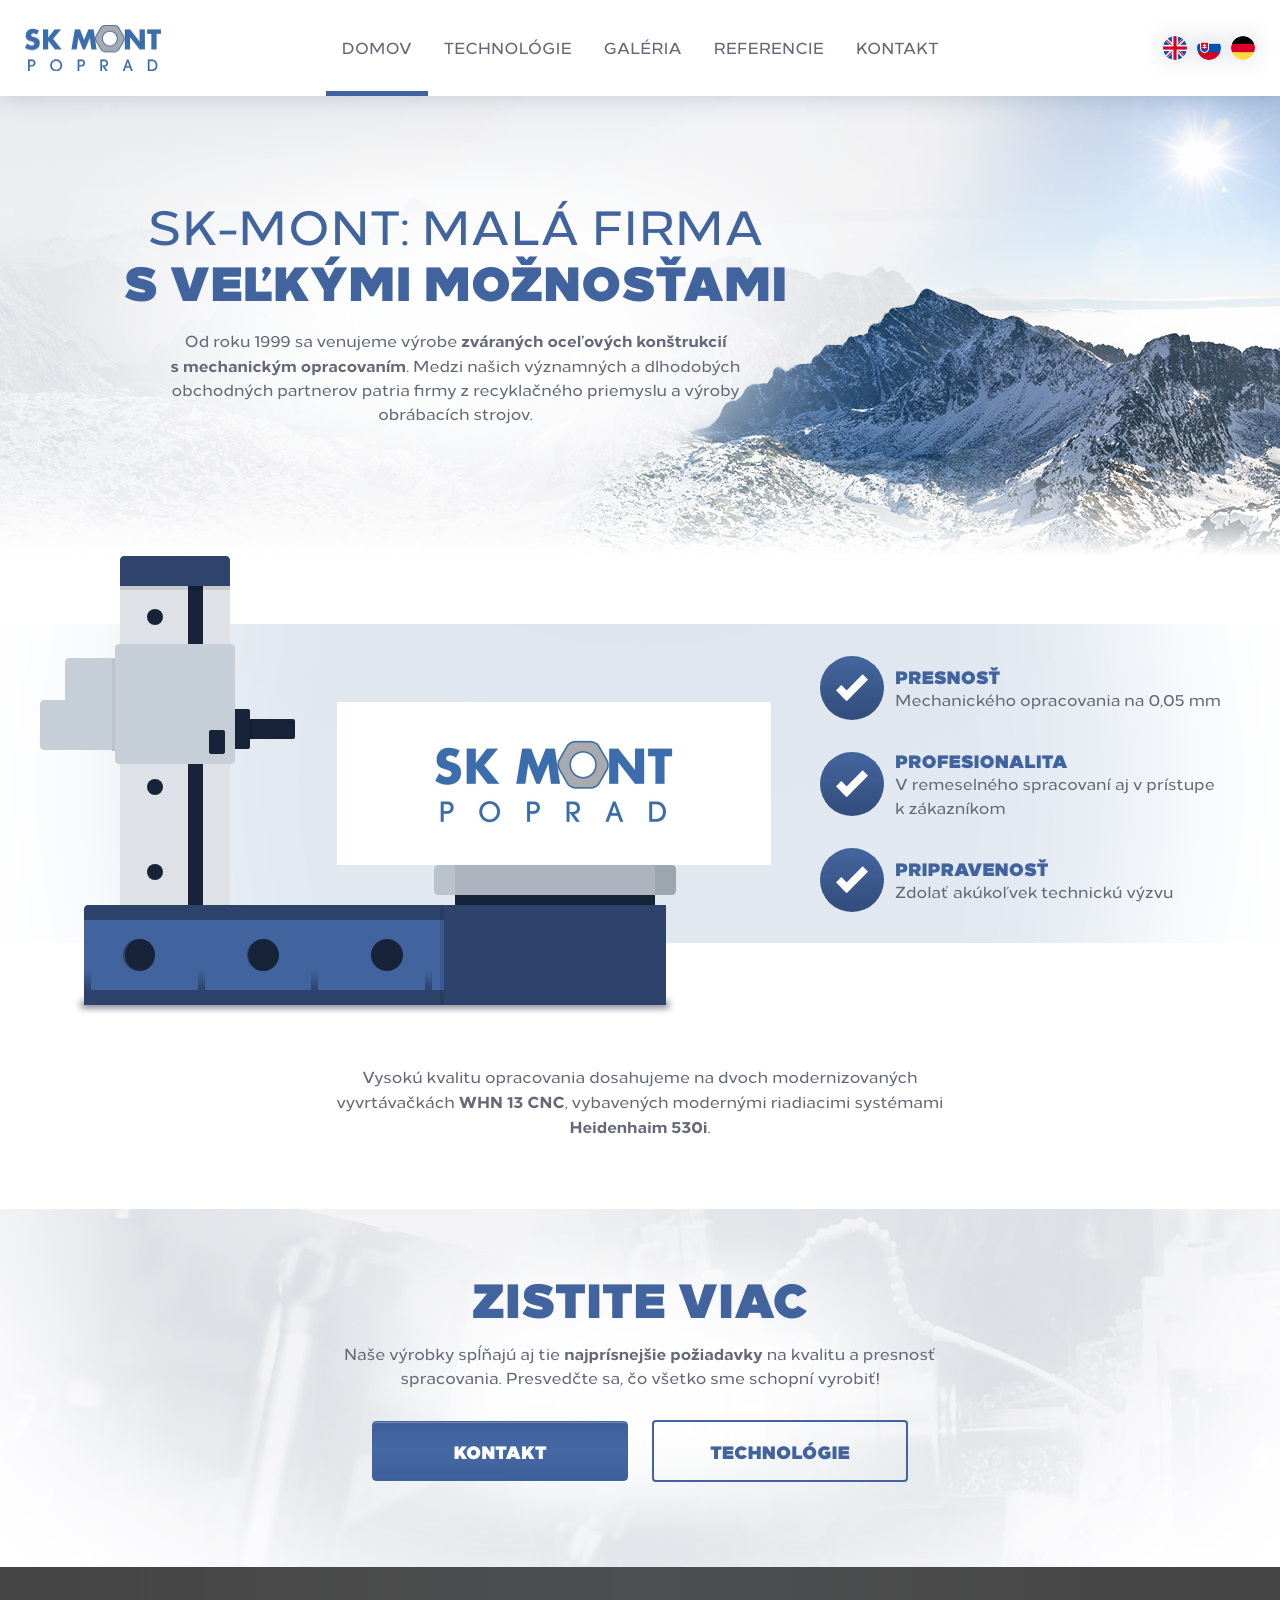
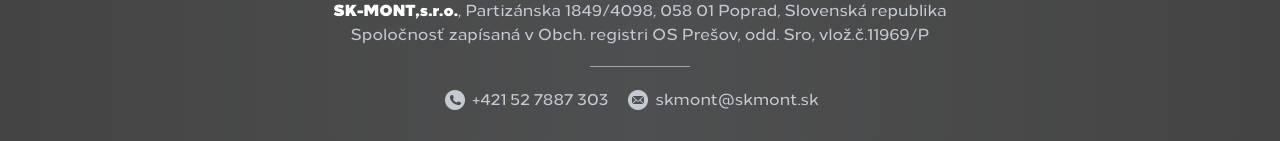
<file: index.html>
<!DOCTYPE HTML>

<html lang="sk">

<head>
	<meta charset="utf-8" />
	<meta name="description" content="" />
	<meta name="viewport" content="width=device-width, initial-scale=1.0"/>
	<meta http-equiv="X-UA-Compatible" content="IE=edge,chrome=1" />
	<meta name="HandheldFriendly" content="true" />
    <meta name="MobileOptimized" content="320" />
	<meta name="format-detection" content="telephone=no">
	<meta name="format-detection" content="date=no">
	<meta name="format-detection" content="address=no">
	<meta name="format-detection" content="email=no">
	
	<title>SK-MONT, s.r.o.</title>
	
	<link rel="stylesheet" type="text/css" href="assets/css/style.css" />
</head>

<body>

	<div class="header pr clr">
		<div class="header__inner pr">
			<a href="domov.html" class="header__logo db">
				<img src="assets/images/logo.png" class="logo--img db ha w-100" alt="SK-MONT s.r.o." />
			</a>
			<a href="#" class="nav--trigger db pa">
				<span class="db pa trn"></span>
				<span class="db pa trn"></span>
				<span class="db pa trn"></span>
				<span class="db pa trn"></span>
			</a>
		</div>
		<div class="nav__inner pa trn clr">
			<ul class="nav__menu db">
				<li class="menu--item db"><a href="#" class="menu--anchor active db trn">Domov</a></li>
				<li class="menu--item db"><a href="technologie.html" class="menu--anchor db trn">Technológie</a></li>
				<li class="menu--item db"><a href="galeria.html" class="menu--anchor db trn">Galéria</a></li>
				<li class="menu--item db"><a href="referencie.html" class="menu--anchor db trn">Referencie</a></li>
				<li class="menu--item db"><a href="kontakt.html" class="menu--anchor db trn">Kontakt</a></li>
			</ul>
			<ul class="nav__lang db ta-c pa">
				<li class="lang--item dib"><a href="#" class="lang--anchor db"><img src="assets/images/en.png" class="lang--img db" alt="English"></a></li>
				<li class="lang--item dib"><a href="#" class="lang--anchor db"><img src="assets/images/sk.png" class="lang--img db" alt="Slovensky"></a></li>
				<li class="lang--item dib"><a href="#" class="lang--anchor db"><img src="assets/images/de.png" class="lang--img db" alt="Deutsch"></a></li>
			</ul>
		</div>
	</div>
	
	<div class="hero pr clr home">
		<div class="hero__inner ma">
			<div class="hero--vert">
				<h1 class="ma ta-c">SK-MONT: malá firma <strong>s&nbsp;veľkými možnosťami</strong></h1>
				<p class="ma ta-c">Od roku 1999 sa venujeme výrobe <strong>zváraných oceľových konštrukcií s&nbsp;mechanickým opracovaním</strong>. Medzi našich významných a dlhodobých obchodných partnerov patria firmy z recyklačného priemyslu a výroby obrábacích strojov.</p>
			</div>
		</div>
	</div>
	
	<div class="decor clr">
		<div class="decor__inner ma pr">
			<div class="decor__freza ma pr">
				<svg class="db ha w-100" version="1.1" xmlns="http://www.w3.org/2000/svg" x="0px" y="0px" viewBox="0 0 731 449" style="enable-background:new 0 0 731 449;" preserveAspectRatio="xMidYMid meet" xml:space="preserve">
					<style type="text/css">
						.st1{fill:#2D436B;}
						.st2{fill:#41639E;}
						.st3{fill:#39598F;}
						.st4{fill:#162338;}
						.st5{fill:#BAC2CC;}
						.st6{fill:#ADB4BE;}
						.st7{fill:#9DA5AF;}
						.st8{fill:url(#SVGID_1_);}
						.st9{fill:url(#SVGID_2_);}
						.st10{fill:url(#SVGID_3_);}
						.st11{fill:url(#SVGID_4_);}
						.st12{fill:#283C60;}
						.st13{fill:#2E446C;}
						.st14{fill:#DEE2E7;}
						.st15{fill:#C7CBCF;}
						.st16{fill:#141F32;}
						.st17{fill:#C6CED8;}
						.st18{fill:#BCC3CD;}
					</style>
					<g id="stay">
						<path class="st1" d="M626,449H44v-96c0-2.2,1.8-4,4-4h578V449z"/>
						<rect x="44" y="364" class="st2" width="356" height="70"/>
						<rect x="400" y="364" class="st3" width="4" height="70"/>
						<rect x="415" y="339" class="st4" width="200" height="10"/>
						<path class="st5" d="M398,309c-2.2,0-4,1.8-4,4v22c0,2.2,1.8,4,4,4h17v-30H398z"/>
						<rect x="415" y="309" class="st6" width="200" height="30"/>
						<path class="st7" d="M636,335v-22c0-2.2-1.8-4-4-4h-17v30h17C634.2,339,636,337.2,636,335z"/>
						<linearGradient id="SVGID_1_" gradientUnits="userSpaceOnUse" x1="47.5" y1="434" x2="47.5" y2="414">
							<stop  offset="0" style="stop-color:#2E436B"/>
							<stop  offset="1" style="stop-color:#41639E"/>
						</linearGradient>
						<rect x="44" y="414" class="st8" width="7" height="20"/>
						<linearGradient id="SVGID_2_" gradientUnits="userSpaceOnUse" x1="388.5" y1="434" x2="388.5" y2="414">
							<stop  offset="0" style="stop-color:#2E436B"/>
							<stop  offset="1" style="stop-color:#41639E"/>
						</linearGradient>
						<rect x="385" y="414" class="st9" width="7" height="20"/>
						<linearGradient id="SVGID_3_" gradientUnits="userSpaceOnUse" x1="274.5" y1="434" x2="274.5" y2="414">
							<stop  offset="0" style="stop-color:#2E436B"/>
							<stop  offset="1" style="stop-color:#41639E"/>
						</linearGradient>
						<rect x="271" y="414" class="st10" width="7" height="20"/>
						<linearGradient id="SVGID_4_" gradientUnits="userSpaceOnUse" x1="161.5" y1="434" x2="161.5" y2="414">
							<stop  offset="0" style="stop-color:#2E436B"/>
							<stop  offset="1" style="stop-color:#41639E"/>
						</linearGradient>
						<rect x="158" y="414" class="st11" width="7" height="20"/>
						<rect x="400" y="349" class="st12" width="4" height="15"/>
						<rect x="400" y="434" class="st12" width="4" height="15"/>
						<path class="st1" d="M85,399c0-8.5,6.6-15.4,15-15.9c-0.3,0-0.7-0.1-1-0.1c-8.8,0-16,7.2-16,16s7.2,16,16,16c0.3,0,0.7,0,1-0.1
							C91.6,414.4,85,407.5,85,399z"/>
						<ellipse class="st4" cx="100" cy="399" rx="15" ry="15.9"/>
						<path class="st1" d="M208,399c0-8.7,6.9-15.7,15.5-16c-0.2,0-0.3,0-0.5,0c-8.8,0-16,7.2-16,16s7.2,16,16,16c0.2,0,0.3,0,0.5,0
							C214.9,414.7,208,407.7,208,399z"/>
						<ellipse class="st4" cx="223.5" cy="399" rx="15.5" ry="16"/>
						<circle class="st4" cx="347" cy="399" r="16"/>
					</g>
					<g id="left--right">
						<path class="st13" d="M186,0H84c-2.2,0-4,1.8-4,4v26h110V4C190,1.8,188.2,0,186,0z"/>
						<rect x="80" y="30" class="st14" width="110" height="319"/>
						<rect x="148" y="30" class="st4" width="15" height="319"/>
						<rect x="80" y="30" class="st15" width="68" height="4"/>
						<rect x="163" y="30" class="st15" width="27" height="4"/>
						<rect x="148" y="30" class="st16" width="15" height="4"/>
						<circle class="st4" cx="115" cy="61" r="8"/>
						<circle class="st4" cx="115" cy="146" r="8"/>
						<circle class="st4" cx="115" cy="316" r="8"/>
						<circle class="st4" cx="115" cy="231" r="8"/>
						<g id="up--down">
							<path class="st17" d="M191,208H79c-2.2,0-4-1.8-4-4V92c0-2.2,1.8-4,4-4h112c2.2,0,4,1.8,4,4v112C195,206.2,193.2,208,191,208z"/>
							<path class="st17" d="M75,144H25v-38c0-2.2,1.8-4,4-4h46V144z"/>
							<path class="st17" d="M75,194H4c-2.2,0-4-1.8-4-4v-42c0-2.2,1.8-4,4-4h71V194z"/>
							<rect x="72" y="103" class="st18" width="3" height="92"/>
							<path class="st4" d="M208,193h-13v-40h13c1.1,0,2,0.9,2,2v36C210,192.1,209.1,193,208,193z"/>
							<path class="st4" d="M253,183h-43v-20h43c1.1,0,2,0.9,2,2v16C255,182.1,254.1,183,253,183z"/>
							<rect x="210" y="163" class="st16" width="3" height="20"/>
							<path class="st4" d="M183,198h-12c-1.1,0-2-0.9-2-2v-20c0-1.1,0.9-2,2-2h12c1.1,0,2,0.9,2,2v20C185,197.1,184.1,198,183,198z"/>
						</g>
					</g>
				</svg>
				<div class="decor__scene pa">
					<div class="decor__box pr">
						<div class="box__face box__face--front pa"></div>
						<div class="box__face box__face--back pa"></div>
						<div class="box__face box__face--left pa"></div>
						<div class="box__face box__face--right pa"></div>
					</div>
				</div>
			</div>
			<div class="decor__icons ta-c">
				<div class="decor--item pr">
					<span class="decor--icon db ma">
						<img src="assets/images/check__small.png" class="decor--img db ha ma w-100" alt=" " />
					</span>
					<h2 class="ta-c">Presnosť</h2>
					<p class="ma ta-c">Mechanického opracovania na&nbsp;0,05&nbsp;mm</p>
				</div>
				<div class="decor--item pr">
					<span class="decor--icon db ma">
						<img src="assets/images/check__small.png" class="decor--img db ha ma w-100" alt=" " />
					</span>
					<h2 class="ta-c">Profesionalita</h2>
					<p class="ma ta-c">V remeselného spracovaní aj v&nbsp;prístupe k&nbsp;zákazníkom</p>
				</div>
				<div class="decor--item pr">
					<span class="decor--icon db ma">
						<img src="assets/images/check__small.png" class="decor--img db ha ma w-100" alt=" " />
					</span>
					<h2 class="ta-c">Pripravenosť</h2>
					<p class="ma ta-c">Zdolať akúkoľvek technickú výzvu</p>
				</div>
			</div>
			<p class="ma ta-c">Vysokú kvalitu opracovania dosahujeme na dvoch modernizovaných vyvrtávačkách <strong>WHN 13 CNC</strong>, vybavených modernými riadiacimi systémami <strong>Heidenhaim 530i</strong>.</p>
		</div>
	</div>
	
	<div class="more pr clr">
		<div class="more__inner ta-c ma">
			<h3 class="ma ta-c">Zistite viac</h3>
			<p class="ma ta-c">Naše výrobky spĺňajú aj tie <strong>najprísnejšie požiadavky</strong> na kvalitu a presnosť spracovania. Presvedčte sa, čo všetko sme schopní vyrobiť!</p>
			<a href="kontakt.html" class="btn btn--main dib ta-c trn">Kontakt</a>
			<a href="technologie.html" class="btn btn--lesser dib ta-c trn">Technológie</a>
		</div>
	</div>
	
	<div class="footer clr">
		<div class="footer__inner ta-c">
			<p class="ma ta-c"><span>SK-MONT,s.r.o.</span>, Partizánska 1849/4098, 058 01 Poprad, Slovenská republika</p>
			<p class="ma ta-c">Spoločnosť zapísaná v Obch. registri OS Prešov, odd. Sro, vlož.č.11969/P</p>
			<div class="footer--line ma"></div>
			<a href="tel:+421527887303" class="footer--contact dib ta-c"><img src="assets/images/phone__footer.png" class="dib" alt="Telefón" />+421 52 7887 303</a>
			<a href="mailto:skmont@skmont.sk" class="footer--contact dib ta-c"><img src="assets/images/mail__footer.png" class="dib" alt="E-mail" />skmont@skmont.sk</a>
		</div>
	</div>

	<script src="assets/js/script.js"></script>
	
</body>
</html>
</file>
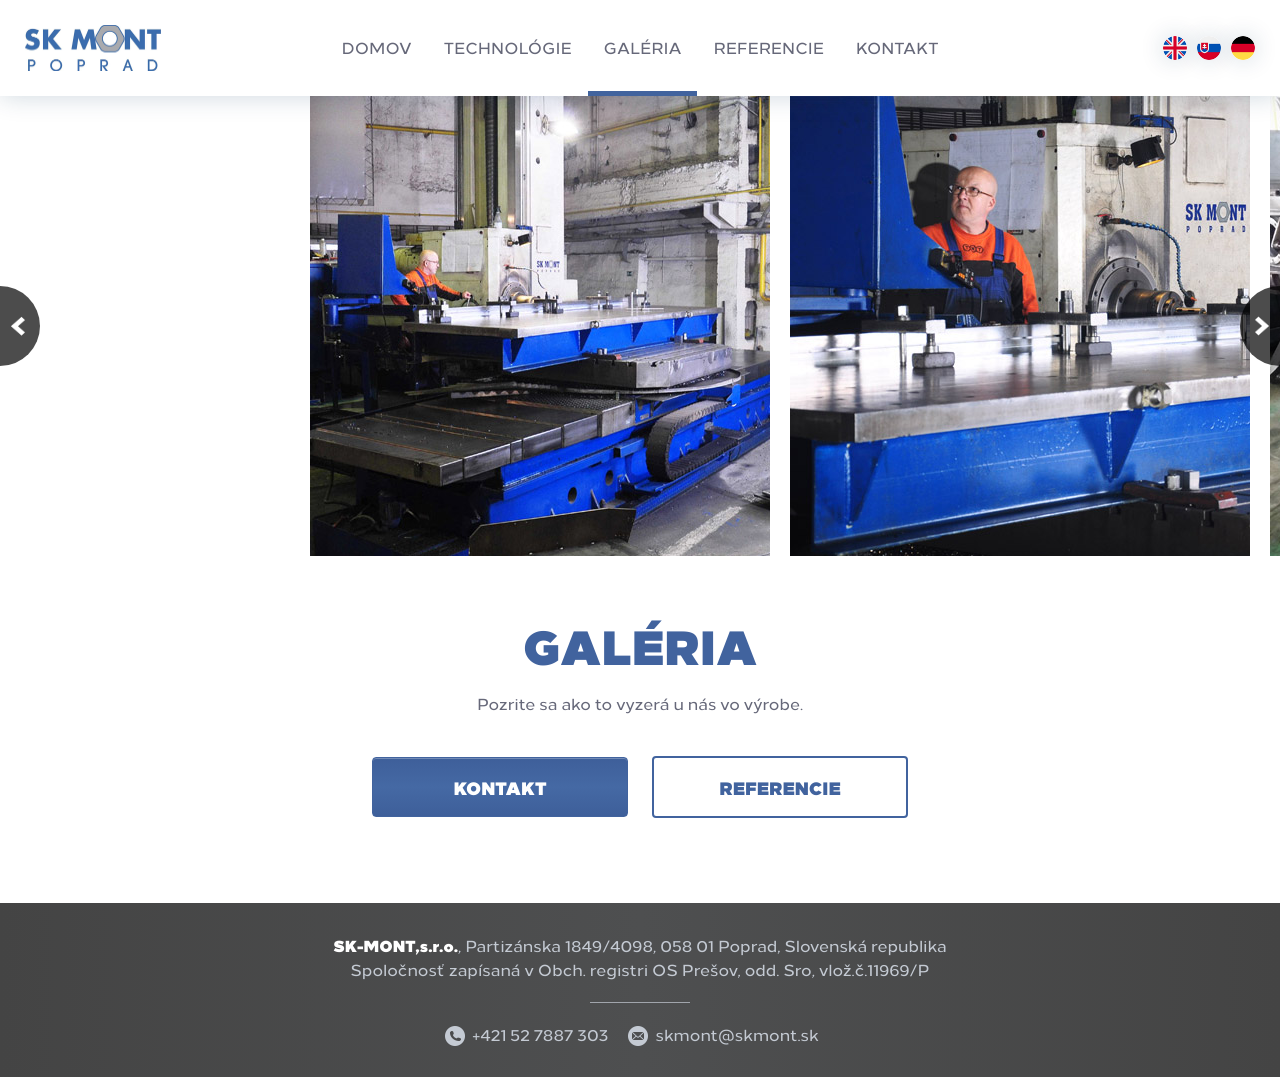
<file: galeria.html>
<!DOCTYPE HTML>

<html lang="sk">

<head>
	<meta charset="utf-8" />
	<meta name="description" content="" />
	<meta name="viewport" content="width=device-width, initial-scale=1.0"/>
	<meta http-equiv="X-UA-Compatible" content="IE=edge,chrome=1" />
	<meta name="HandheldFriendly" content="true" />
    <meta name="MobileOptimized" content="320" />
	<meta name="format-detection" content="telephone=no">
	<meta name="format-detection" content="date=no">
	<meta name="format-detection" content="address=no">
	<meta name="format-detection" content="email=no">
	
	<title>SK-MONT, s.r.o.</title>
	
	<link rel="stylesheet" type="text/css" href="assets/css/style.css" />
	<link rel="stylesheet" type="text/css" href="assets/css/slick.css" />
</head>

<body>

	<div class="header pr clr">
		<div class="header__inner pr">
			<a href="domov.html" class="header__logo db">
				<img src="assets/images/logo.png" class="logo--img db ha w-100" alt="SK-MONT s.r.o." />
			</a>
			<a href="#" class="nav--trigger db pa">
				<span class="db pa trn"></span>
				<span class="db pa trn"></span>
				<span class="db pa trn"></span>
				<span class="db pa trn"></span>
			</a>
		</div>
		<div class="nav__inner pa trn clr">
			<ul class="nav__menu db">
				<li class="menu--item db"><a href="domov.html" class="menu--anchor db trn">Domov</a></li>
				<li class="menu--item db"><a href="technologie.html" class="menu--anchor db trn">Technológie</a></li>
				<li class="menu--item db"><a href="#" class="menu--anchor active db trn">Galéria</a></li>
				<li class="menu--item db"><a href="referencie.html" class="menu--anchor db trn">Referencie</a></li>
				<li class="menu--item db"><a href="kontakt.html" class="menu--anchor db trn">Kontakt</a></li>
			</ul>
			<ul class="nav__lang db ta-c pa">
				<li class="lang--item dib"><a href="#" class="lang--anchor db"><img src="assets/images/en.png" class="lang--img db" alt="English"></a></li>
				<li class="lang--item dib"><a href="#" class="lang--anchor db"><img src="assets/images/sk.png" class="lang--img db" alt="Slovensky"></a></li>
				<li class="lang--item dib"><a href="#" class="lang--anchor db"><img src="assets/images/de.png" class="lang--img db" alt="Deutsch"></a></li>
			</ul>
		</div>
	</div>
	
	<div class="gallery">
		<div class="gallery__inner">
			<div class="gallery--carousel clr pr">
				<div class="gallery--item">
					<img src="assets/images/gallery/image-1.jpg" class="gallery--image db ha w-100" alt="Galéria" />
				</div>
				<div class="gallery--item">
					<img src="assets/images/gallery/image-2.jpg" class="gallery--image db ha w-100" alt="Galéria" />
				</div>
				<div class="gallery--item">
					<img src="assets/images/gallery/image-3.jpg" class="gallery--image db ha w-100" alt="Galéria" />
				</div>
				<div class="gallery--item">
					<img src="assets/images/gallery/image-4.jpg" class="gallery--image db ha w-100" alt="Galéria" />
				</div>
				<div class="gallery--item">
					<img src="assets/images/gallery/image-5.jpg" class="gallery--image db ha w-100" alt="Galéria" />
				</div>
				<div class="gallery--item">
					<img src="assets/images/gallery/image-6.jpg" class="gallery--image db ha w-100" alt="Galéria" />
				</div>
				<div class="gallery--item">
					<img src="assets/images/gallery/image-7.jpg" class="gallery--image db ha w-100" alt="Galéria" />
				</div>
				<div class="gallery--item">
					<img src="assets/images/gallery/image-8.jpg" class="gallery--image db ha w-100" alt="Galéria" />
				</div>
				<div class="gallery--item">
					<img src="assets/images/gallery/image-9.jpg" class="gallery--image db ha w-100" alt="Galéria" />
				</div>
				<div class="gallery--item">
					<img src="assets/images/gallery/image-10.jpg" class="gallery--image db ha w-100" alt="Galéria" />
				</div>
				<div class="gallery--item">
					<img src="assets/images/gallery/image-11.jpg" class="gallery--image db ha w-100" alt="Galéria" />
				</div>
				<div class="gallery--item">
					<img src="assets/images/gallery/image-12.jpg" class="gallery--image db ha w-100" alt="Galéria" />
				</div>
				<div class="gallery--item">
					<img src="assets/images/gallery/image-13.jpg" class="gallery--image db ha w-100" alt="Galéria" />
				</div>
				<div class="gallery--item">
					<img src="assets/images/gallery/image-14.jpg" class="gallery--image db ha w-100" alt="Galéria" />
				</div>
				<div class="gallery--item">
					<img src="assets/images/gallery/image-15.jpg" class="gallery--image db ha w-100" alt="Galéria" />
				</div>
			</div>
		</div>
	</div>
	
	<div class="content">
		<div class="content__inner galeria ta-c pr">
			<h1 class="ta-c ma"><strong>Galéria</strong></h1>
			<p class="ma">Pozrite sa ako to vyzerá u nás vo výrobe.</p>
		</div>
	</div>
	
	<div class="buttons clr">
		<div class="buttons__inner ma ta-c">
			<a href="kontakt.html" class="btn btn--main dib ta-c trn">Kontakt</a>
			<a href="referencie.html" class="btn btn--lesser dib ta-c trn">Referencie</a>
		</div>
	</div>
	
	<div class="footer clr">
		<div class="footer__inner ta-c">
			<p class="ma ta-c"><span>SK-MONT,s.r.o.</span>, Partizánska 1849/4098, 058 01 Poprad, Slovenská republika</p>
			<p class="ma ta-c">Spoločnosť zapísaná v Obch. registri OS Prešov, odd. Sro, vlož.č.11969/P</p>
			<div class="footer--line ma"></div>
			<a href="tel:+421527887303" class="footer--contact dib ta-c"><img src="assets/images/phone__footer.png" class="dib" alt="Telefón" />+421 52 7887 303</a>
			<a href="mailto:skmont@skmont.sk" class="footer--contact dib ta-c"><img src="assets/images/mail__footer.png" class="dib" alt="E-mail" />skmont@skmont.sk</a>
		</div>
	</div>

	<script src="assets/js/script.js"></script>
	<script src="assets/js/jquery.min.js"></script>
	<script src="assets/js/slick.min.js"></script>
	
	<script>
		$(document).ready(function() {
			$('.gallery--carousel').slick({
				dots: false,
				infinite: true,
				speed: 200,
				autoplay: false,
				slidesToShow: 4,
				slidesToScroll: 1,
				centerMode: true,
				variableWidth: true,
				lazyLoad: 'ondemand',
				responsive: [
					{
						breakpoint: 1280,
						settings: {
							slidesToShow: 3
						}
					}, 
					{
						breakpoint: 1024,
						settings: {
							slidesToShow: 2
						}
					}, 
					{
						breakpoint: 768,
						settings: {
							slidesToShow: 1
						}
					}
				]
			});
		});
	</script>
	
</body>
</html>
</file>
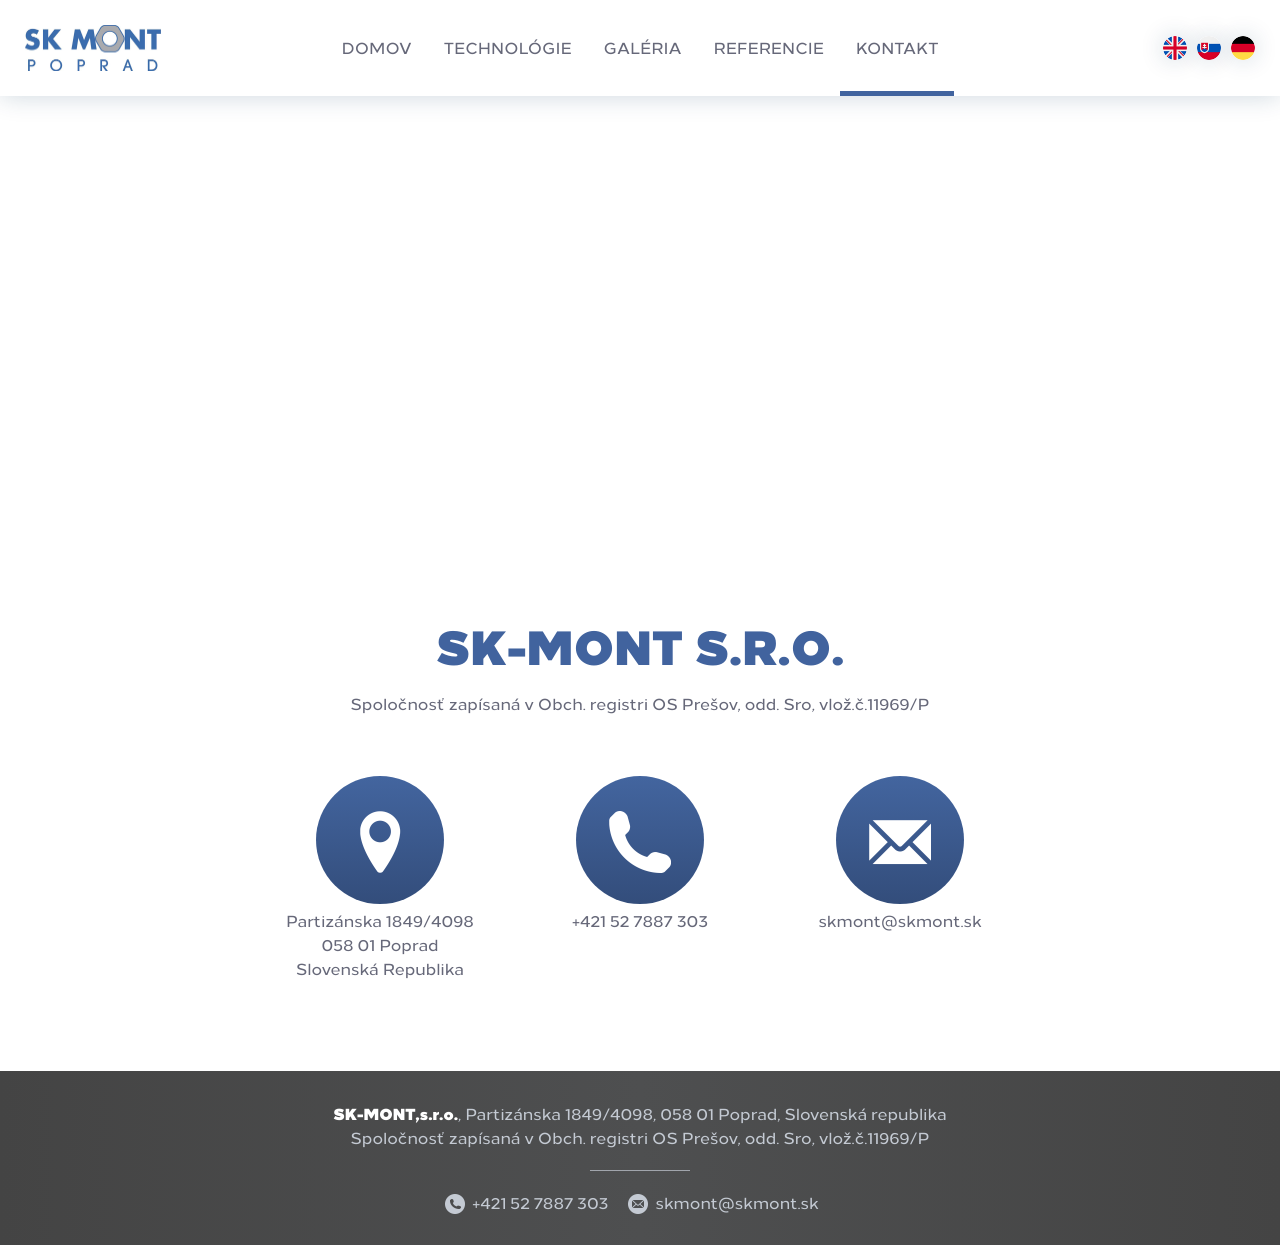
<file: kontakt.html>
<!DOCTYPE HTML>

<html lang="sk">

<head>
	<meta charset="utf-8" />
	<meta name="description" content="" />
	<meta name="viewport" content="width=device-width, initial-scale=1.0"/>
	<meta http-equiv="X-UA-Compatible" content="IE=edge,chrome=1" />
	<meta name="HandheldFriendly" content="true" />
    <meta name="MobileOptimized" content="320" />
	<meta name="format-detection" content="telephone=no">
	<meta name="format-detection" content="date=no">
	<meta name="format-detection" content="address=no">
	<meta name="format-detection" content="email=no">
	
	<title>SK-MONT, s.r.o.</title>
	
	<link rel="stylesheet" type="text/css" href="assets/css/style.css" />
</head>

<body>

	<div class="header pr clr">
		<div class="header__inner pr">
			<a href="domov.html" class="header__logo db">
				<img src="assets/images/logo.png" class="logo--img db ha w-100" alt="SK-MONT s.r.o." />
			</a>
			<a href="#" class="nav--trigger db pa">
				<span class="db pa trn"></span>
				<span class="db pa trn"></span>
				<span class="db pa trn"></span>
				<span class="db pa trn"></span>
			</a>
		</div>
		<div class="nav__inner pa trn clr">
			<ul class="nav__menu db">
				<li class="menu--item db"><a href="domov.html" class="menu--anchor db trn">Domov</a></li>
				<li class="menu--item db"><a href="technologie.html" class="menu--anchor db trn">Technológie</a></li>
				<li class="menu--item db"><a href="galeria.html" class="menu--anchor db trn">Galéria</a></li>
				<li class="menu--item db"><a href="referencie.html" class="menu--anchor db trn">Referencie</a></li>
				<li class="menu--item db"><a href="#" class="menu--anchor active db trn">Kontakt</a></li>
			</ul>
			<ul class="nav__lang db ta-c pa">
				<li class="lang--item dib"><a href="#" class="lang--anchor db"><img src="assets/images/en.png" class="lang--img db" alt="English"></a></li>
				<li class="lang--item dib"><a href="#" class="lang--anchor db"><img src="assets/images/sk.png" class="lang--img db" alt="Slovensky"></a></li>
				<li class="lang--item dib"><a href="#" class="lang--anchor db"><img src="assets/images/de.png" class="lang--img db" alt="Deutsch"></a></li>
			</ul>
		</div>
	</div>
	
	<iframe class="mapa db w-100" src="https://www.google.com/maps/embed?pb=!1m14!1m8!1m3!1d20915.93090960583!2d20.277567!3d49.058294!3m2!1i1024!2i768!4f13.1!3m3!1m2!1s0x473e3ab71e2efb27%3A0x33b2a60f47e64447!2sPartiz%C3%A1nska+1849%2C+058+01+Poprad-Priemyseln%C3%BD+obvod+-+z%C3%A1pad%2C+Slovensko!5e0!3m2!1ssk!2sus!4v1544117124902" frameborder="0" style="border:0" allowfullscreen></iframe>
	
	<div class="content">
		<div class="content__inner kontakt ta-c pr">
			<h1 class="ta-c ma"><strong>SK-MONT s.r.o.</strong></h1>
			<p class="ma">Spoločnosť zapísaná v Obch. registri OS Prešov, odd. Sro, vlož.č.11969/P</p>
		</div>
	</div>
	
	<div class="icons clr pr">
		<div class="icons__inner kontakt ma ta-c">
			<div class="icons--item ma">
				<div class="icons--icon img ma pr">
					<img src="assets/images/address.png" class="icons--img db ha ma w-100" alt=" " />
				</div>
				<p>Partizánska 1849/4098 058&nbsp;01 Poprad Slovenská&nbsp;Republika</p>
			</div>
			<div class="icons--item ma">
				<div class="icons--icon img ma pr">
					<img src="assets/images/phone.png" class="icons--img db ha ma w-100" alt=" " />
				</div>
				<p><a href="tel:+421527887303">+421 52 7887 303</a></p>
			</div>
			<div class="icons--item ma">
				<div class="icons--icon img ma pr">
					<img src="assets/images/mail.png" class="icons--img db ha ma w-100" alt=" " />
				</div>
				<p><a href="mailto:skmont@skmont.sk">skmont@skmont.sk</a></p>
			</div>
		</div>
	</div>
	
	<div class="footer clr">
		<div class="footer__inner ta-c">
			<p class="ma ta-c"><span>SK-MONT,s.r.o.</span>, Partizánska 1849/4098, 058 01 Poprad, Slovenská republika</p>
			<p class="ma ta-c">Spoločnosť zapísaná v Obch. registri OS Prešov, odd. Sro, vlož.č.11969/P</p>
			<div class="footer--line ma"></div>
			<a href="tel:+421527887303" class="footer--contact dib ta-c"><img src="assets/images/phone__footer.png" class="dib" alt="Telefón" />+421 52 7887 303</a>
			<a href="mailto:skmont@skmont.sk" class="footer--contact dib ta-c"><img src="assets/images/mail__footer.png" class="dib" alt="E-mail" />skmont@skmont.sk</a>
		</div>
	</div>

	<script src="assets/js/script.js"></script>
	
</body>
</html>
</file>
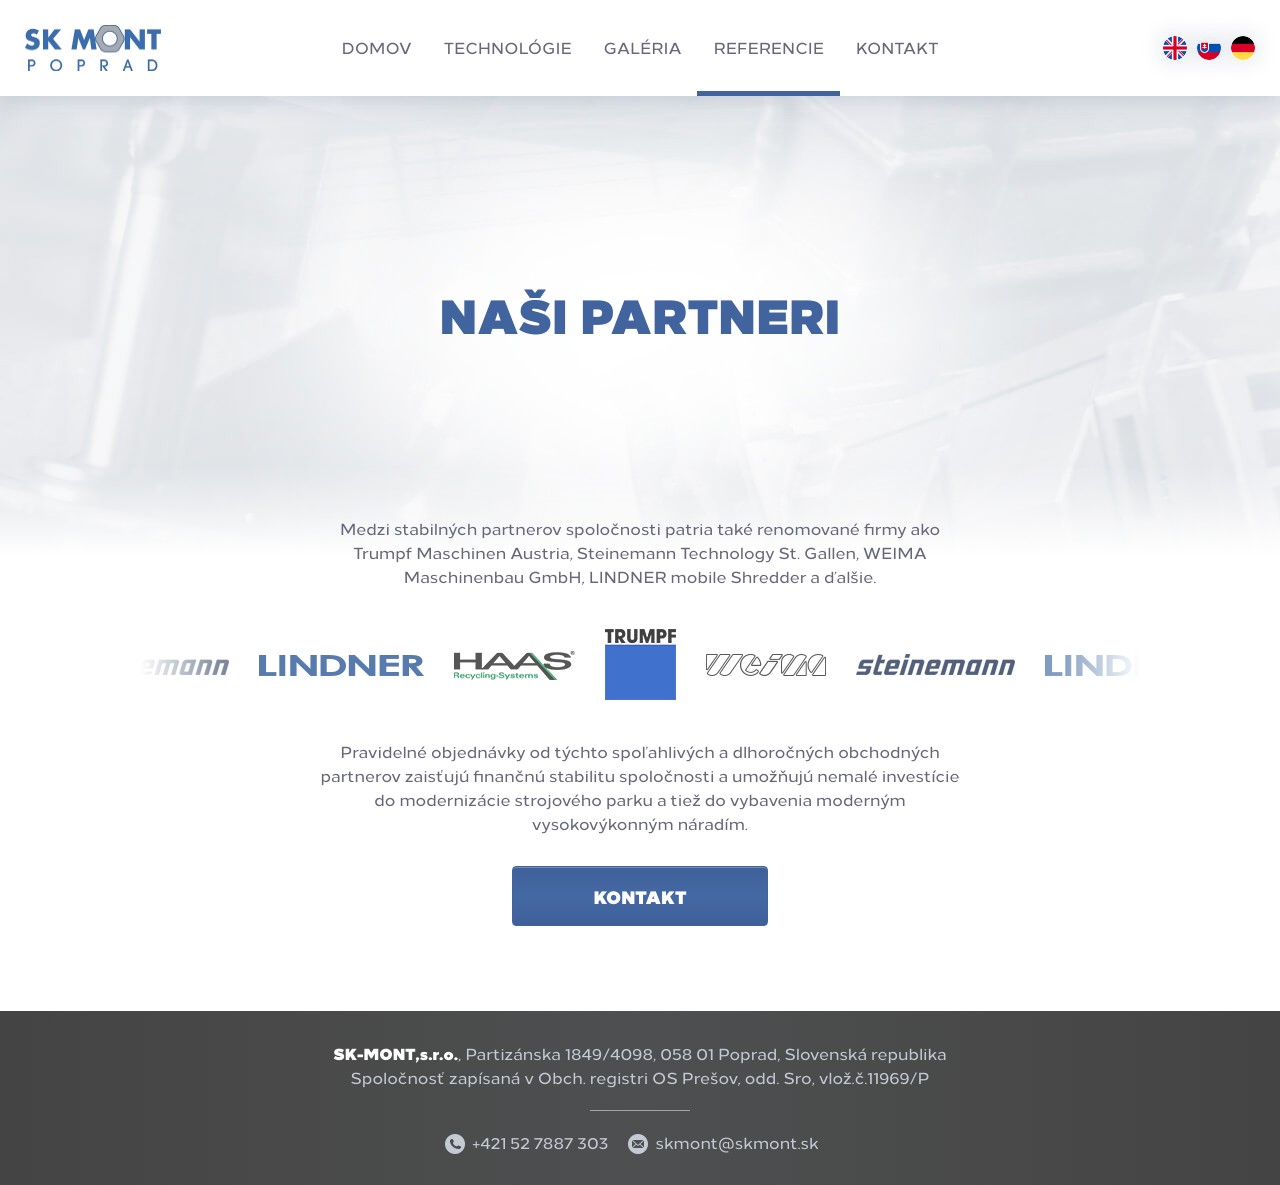
<file: referencie.html>
<!DOCTYPE HTML>

<html lang="sk">

<head>
	<meta charset="utf-8" />
	<meta name="description" content="" />
	<meta name="viewport" content="width=device-width, initial-scale=1.0"/>
	<meta http-equiv="X-UA-Compatible" content="IE=edge,chrome=1" />
	<meta name="HandheldFriendly" content="true" />
    <meta name="MobileOptimized" content="320" />
	<meta name="format-detection" content="telephone=no">
	<meta name="format-detection" content="date=no">
	<meta name="format-detection" content="address=no">
	<meta name="format-detection" content="email=no">
	
	<title>SK-MONT, s.r.o.</title>
	
	<link rel="stylesheet" type="text/css" href="assets/css/style.css" />
</head>

<body>

	<div class="header pr clr">
		<div class="header__inner pr">
			<a href="domov.html" class="header__logo db">
				<img src="assets/images/logo.png" class="logo--img db ha w-100" alt="SK-MONT s.r.o." />
			</a>
			<a href="#" class="nav--trigger db pa">
				<span class="db pa trn"></span>
				<span class="db pa trn"></span>
				<span class="db pa trn"></span>
				<span class="db pa trn"></span>
			</a>
		</div>
		<div class="nav__inner pa trn clr">
			<ul class="nav__menu db">
				<li class="menu--item db"><a href="domov.html" class="menu--anchor db trn">Domov</a></li>
				<li class="menu--item db"><a href="technologie.html" class="menu--anchor db trn">Technológie</a></li>
				<li class="menu--item db"><a href="galeria.html" class="menu--anchor db trn">Galéria</a></li>
				<li class="menu--item db"><a href="#" class="menu--anchor active db trn">Referencie</a></li>
				<li class="menu--item db"><a href="kontakt.html" class="menu--anchor db trn">Kontakt</a></li>
			</ul>
			<ul class="nav__lang db ta-c pa">
				<li class="lang--item dib"><a href="#" class="lang--anchor db"><img src="assets/images/en.png" class="lang--img db" alt="English"></a></li>
				<li class="lang--item dib"><a href="#" class="lang--anchor db"><img src="assets/images/sk.png" class="lang--img db" alt="Slovensky"></a></li>
				<li class="lang--item dib"><a href="#" class="lang--anchor db"><img src="assets/images/de.png" class="lang--img db" alt="Deutsch"></a></li>
			</ul>
		</div>
	</div>
	
	<div class="hero pr clr">
		<div class="hero__inner ma">
			<div class="hero--vert">
				<h1 class="ma ta-c"><strong>Naši partneri</strong></h1>
			</div>
		</div>
	</div>
	
	<div class="content">
		<div class="content__inner partneri ta-c pr">
			<p class="ma">Medzi stabilných partnerov spoločnosti patria také renomované firmy ako Trumpf Maschinen Austria, Steinemann Technology St. Gallen, WEIMA Maschinenbau GmbH, LINDNER mobile Shredder a ďalšie.</p>
			<div class="content--stripe ma pr">
				<img src="assets/images/logo--stripe.png" class="content--img db ha pr" alt="Naši partneri" />
			</div>
			<p class="ma">Pravidelné objednávky od týchto spoľahlivých a dlhoročných obchodných partnerov zaisťujú finančnú stabilitu spoločnosti a umožňujú nemalé investície do modernizácie strojového parku a tiež do vybavenia moderným vysokovýkonným náradím.</p>
		</div>
	</div>
	
	<div class="buttons clr">
		<div class="buttons__inner ma ta-c">
			<a href="kontakt.html" class="btn btn--main dib ta-c trn">Kontakt</a>
		</div>
	</div>
	
	<div class="footer clr">
		<div class="footer__inner ta-c">
			<p class="ma ta-c"><span>SK-MONT,s.r.o.</span>, Partizánska 1849/4098, 058 01 Poprad, Slovenská republika</p>
			<p class="ma ta-c">Spoločnosť zapísaná v Obch. registri OS Prešov, odd. Sro, vlož.č.11969/P</p>
			<div class="footer--line ma"></div>
			<a href="tel:+421527887303" class="footer--contact dib ta-c"><img src="assets/images/phone__footer.png" class="dib" alt="Telefón" />+421 52 7887 303</a>
			<a href="mailto:skmont@skmont.sk" class="footer--contact dib ta-c"><img src="assets/images/mail__footer.png" class="dib" alt="E-mail" />skmont@skmont.sk</a>
		</div>
	</div>

	<script src="assets/js/script.js"></script>
	
</body>
</html>
</file>
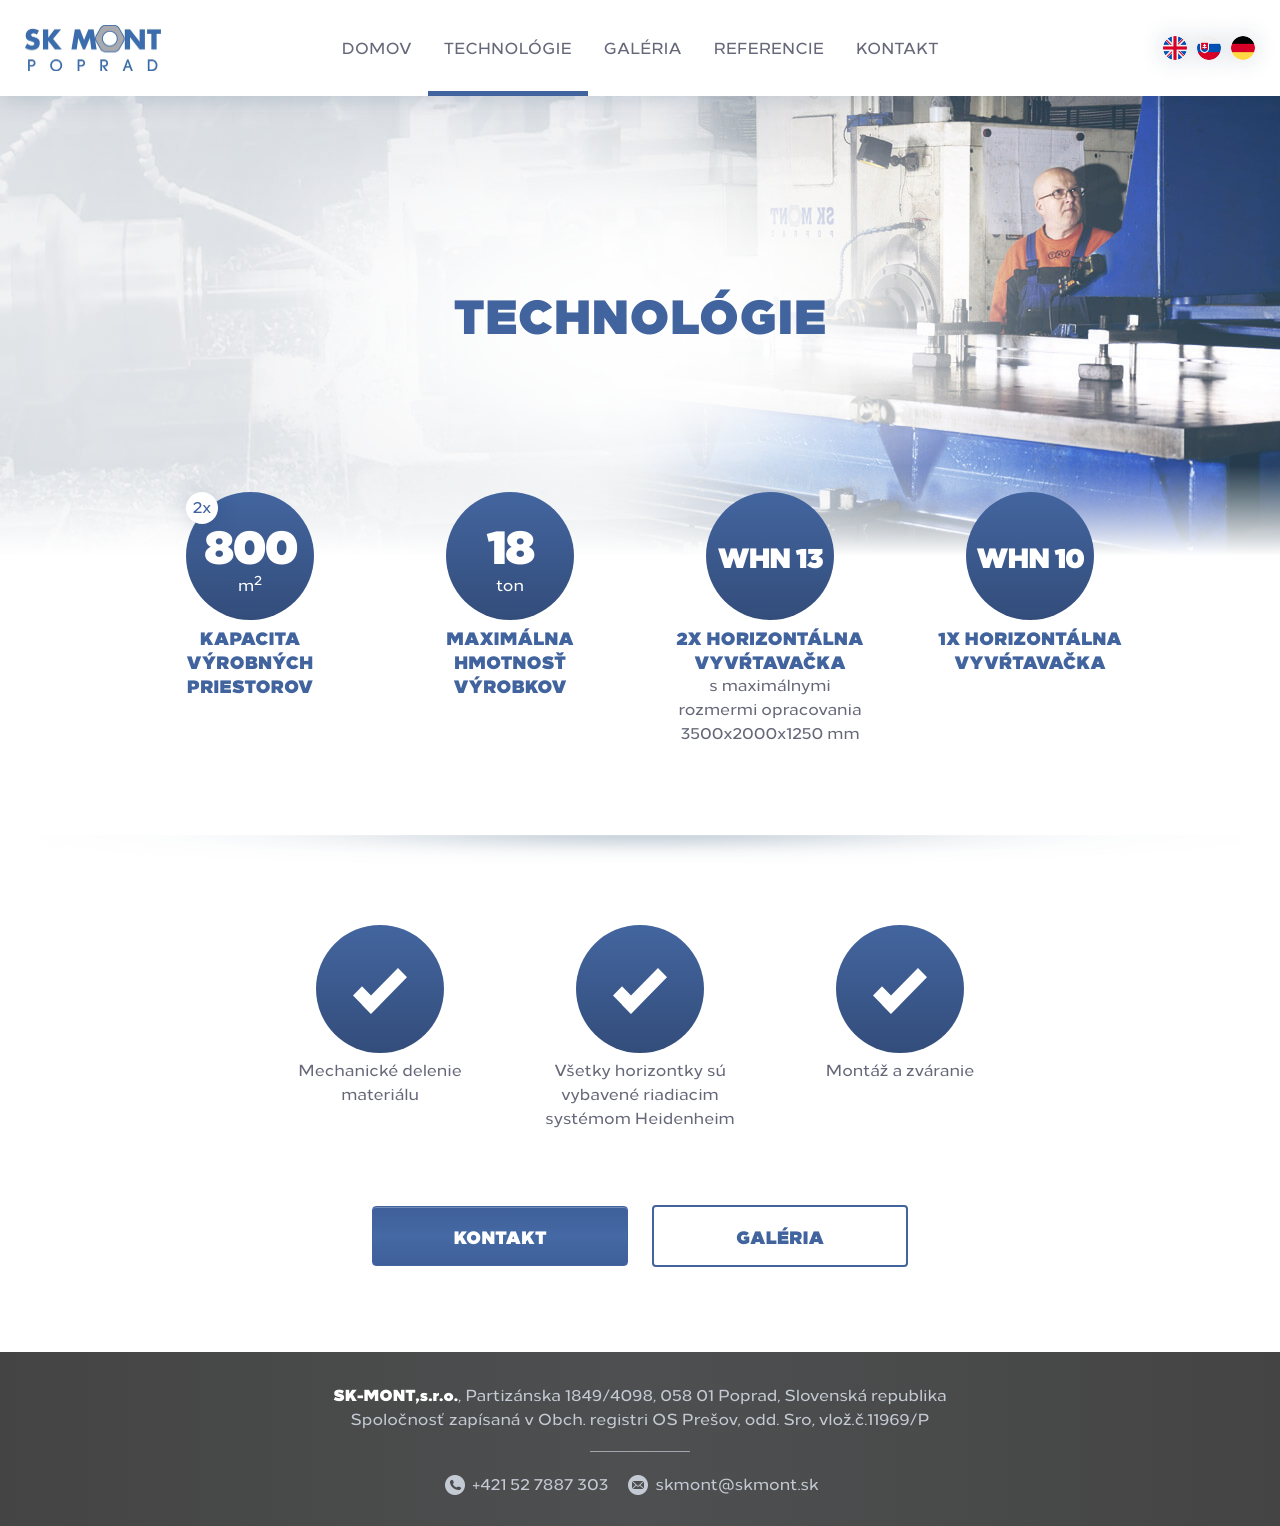
<file: technologie.html>
<!DOCTYPE HTML>

<html lang="sk">

<head>
	<meta charset="utf-8" />
	<meta name="description" content="" />
	<meta name="viewport" content="width=device-width, initial-scale=1.0"/>
	<meta http-equiv="X-UA-Compatible" content="IE=edge,chrome=1" />
	<meta name="HandheldFriendly" content="true" />
    <meta name="MobileOptimized" content="320" />
	<meta name="format-detection" content="telephone=no">
	<meta name="format-detection" content="date=no">
	<meta name="format-detection" content="address=no">
	<meta name="format-detection" content="email=no">
	
	<title>SK-MONT, s.r.o.</title>
	
	<link rel="stylesheet" type="text/css" href="assets/css/style.css" />
</head>

<body>

	<div class="header pr clr">
		<div class="header__inner pr">
			<a href="domov.html" class="header__logo db">
				<img src="assets/images/logo.png" class="logo--img db ha w-100" alt="SK-MONT s.r.o." />
			</a>
			<a href="#" class="nav--trigger db pa">
				<span class="db pa trn"></span>
				<span class="db pa trn"></span>
				<span class="db pa trn"></span>
				<span class="db pa trn"></span>
			</a>
		</div>
		<div class="nav__inner pa trn clr">
			<ul class="nav__menu db">
				<li class="menu--item db"><a href="domov.html" class="menu--anchor db trn">Domov</a></li>
				<li class="menu--item db"><a href="#" class="menu--anchor active db trn">Technológie</a></li>
				<li class="menu--item db"><a href="galeria.html" class="menu--anchor db trn">Galéria</a></li>
				<li class="menu--item db"><a href="referencie.html" class="menu--anchor db trn">Referencie</a></li>
				<li class="menu--item db"><a href="kontakt.html" class="menu--anchor db trn">Kontakt</a></li>
			</ul>
			<ul class="nav__lang db ta-c pa">
				<li class="lang--item dib"><a href="#" class="lang--anchor db"><img src="assets/images/en.png" class="lang--img db" alt="English"></a></li>
				<li class="lang--item dib"><a href="#" class="lang--anchor db"><img src="assets/images/sk.png" class="lang--img db" alt="Slovensky"></a></li>
				<li class="lang--item dib"><a href="#" class="lang--anchor db"><img src="assets/images/de.png" class="lang--img db" alt="Deutsch"></a></li>
			</ul>
		</div>
	</div>
	
	<div class="hero pr clr tech">
		<div class="hero__inner ma">
			<div class="hero--vert">
				<h1 class="ma ta-c"><strong>Technológie</strong></h1>
			</div>
		</div>
	</div>
	
	<div class="icons first clr pr">
		<div class="icons__inner ma ta-c">
			<div class="icons--item ma">
				<div class="icons--icon unit ma pr">
					<span class="icons--badge db pa">2x</span>
					<span class="icons--text dib w-100">800</span>
					<span class="icons--unit db pa w-100">m<sup>2</sup></span>
				</div>
				<h2>Kapacita výrobných priestorov</h2>
			</div>
			<div class="icons--item ma">
				<div class="icons--icon unit ma pr">
					<span class="icons--text dib w-100">18</span>
					<span class="icons--unit db pa w-100">ton</span>
				</div>
				<h2>Maximálna hmotnosť výrobkov</h2>
			</div>
			<div class="icons--item ma">
				<div class="icons--icon ma pr">
					<span class="icons--text dib w-100 smaller">WHN&nbsp;13</span>
				</div>
				<h2>2x horizontálna vyvŕtavačka</h2>
				<p>s&nbsp;maximálnymi rozmermi opracovania 3500x2000x1250&nbsp;mm</p>
			</div>
			<div class="icons--item ma">
				<div class="icons--icon ma pr">
					<span class="icons--text dib w-100 smaller">WHN&nbsp;10</span>
				</div>
				<h2>1x horizontálna vyvŕtavačka</h2>
			</div>
		</div>
	</div>
	
	<div class="icons clr pr">
		<div class="icons__inner ma ta-c">
			<div class="icons--item ma">
				<div class="icons--icon img ma pr">
					<img src="assets/images/check__big.png" class="icons--img db ha ma w-100" alt=" " />
				</div>
				<p>Mechanické delenie materiálu</p>
			</div>
			<div class="icons--item ma">
				<div class="icons--icon img ma pr">
					<img src="assets/images/check__big.png" class="icons--img db ha ma w-100" alt=" " />
				</div>
				<p>Všetky horizontky sú vybavené riadiacim systémom Heidenheim</p>
			</div>
			<div class="icons--item ma">
				<div class="icons--icon img ma pr">
					<img src="assets/images/check__big.png" class="icons--img db ha ma w-100" alt=" " />
				</div>
				<p>Montáž a zváranie</p>
			</div>
		</div>
	</div>
	
	<div class="buttons clr">
		<div class="buttons__inner ma ta-c">
			<a href="kontakt.html" class="btn btn--main dib ta-c trn">Kontakt</a>
			<a href="galeria.html" class="btn btn--lesser dib ta-c trn">Galéria</a>
		</div>
	</div>
	
	<div class="footer clr">
		<div class="footer__inner ta-c">
			<p class="ma ta-c"><span>SK-MONT,s.r.o.</span>, Partizánska 1849/4098, 058 01 Poprad, Slovenská republika</p>
			<p class="ma ta-c">Spoločnosť zapísaná v Obch. registri OS Prešov, odd. Sro, vlož.č.11969/P</p>
			<div class="footer--line ma"></div>
			<a href="tel:+421527887303" class="footer--contact dib ta-c"><img src="assets/images/phone__footer.png" class="dib" alt="Telefón" />+421 52 7887 303</a>
			<a href="mailto:skmont@skmont.sk" class="footer--contact dib ta-c"><img src="assets/images/mail__footer.png" class="dib" alt="E-mail" />skmont@skmont.sk</a>
		</div>
	</div>

	<script src="assets/js/script.js"></script>
	
</body>
</html>
</file>
<file: assets/css/style.css>
/* Fonts */

@font-face {
    font-family: 'Loew';
	font-display: fallback;
    src: url('../fonts/Loew-Black.eot');
    src: url('../fonts/Loew-Black.eot?#iefix') format('embedded-opentype'),
        url('../fonts/Loew-Black.woff2') format('woff2'),
        url('../fonts/Loew-Black.woff') format('woff'),
        url('../fonts/Loew-Black.ttf') format('truetype'),
        url('../fonts/Loew-Black.svg#Loew-Black') format('svg');
    font-weight: 900;
    font-style: normal;
}

@font-face {
    font-family: 'Loew';
	font-display: fallback;
    src: url('../fonts/Loew-ExtraBold.eot');
    src: url('../fonts/Loew-ExtraBold.eot?#iefix') format('embedded-opentype'),
        url('../fonts/Loew-ExtraBold.woff2') format('woff2'),
        url('../fonts/Loew-ExtraBold.woff') format('woff'),
        url('../fonts/Loew-ExtraBold.ttf') format('truetype'),
        url('../fonts/Loew-ExtraBold.svg#Loew-ExtraBold') format('svg');
    font-weight: 800;
    font-style: normal;
}

@font-face {
    font-family: 'Loew';
	font-display: fallback;
    src: url('../fonts/Loew-Medium.eot');
    src: url('../fonts/Loew-Medium.eot?#iefix') format('embedded-opentype'),
        url('../fonts/Loew-Medium.woff2') format('woff2'),
        url('../fonts/Loew-Medium.woff') format('woff'),
        url('../fonts/Loew-Medium.ttf') format('truetype'),
        url('../fonts/Loew-Medium.svg#Loew-Medium') format('svg');
    font-weight: 500;
    font-style: normal;
}



/* Reset */

*, *:after, *:before {
	-webkit-box-sizing: border-box;
	-moz-box-sizing: border-box;
	box-sizing: border-box;
	margin: 0;
	padding: 0;
	-webkit-tap-highlight-color: rgba(0,0,0,0);
	-webkit-tap-highlight-color: transparent;
	
	font-weight: normal;
	font-style: normal;
	font-stretch: normal;
	text-rendering: geometricPrecision;
	-webkit-font-smoothing: antialiased;
	-moz-osx-font-smoothing: grayscale;
}
html {
	font-family: 'Loew', sans-serif;
	line-height: 1.15;
	-webkit-text-size-adjust: 100%;
}
body.open {
	overflow: hidden;
}
a {
	background-color: transparent;
}
img {
	border-style: none;
}
ul, ol {
	list-style: none;
}

/* Typography */

h1, 
p {
	font-weight: 500;
}
h1,
h3 {
	max-width: 360px;
	
	color: #41639e;
	font-size: 24px;
	line-height: 27px;
	text-transform: uppercase;
}
h2 {
	color: #41639e;
	font-size: 16px;
	line-height: 24px;
	text-transform: uppercase;
}
h1 strong,  
h2, 
h3 {
	font-weight: 900; 
}
p {
	max-width: 560px;
	
	color: #666879;
	font-size: 14px;
	line-height: 20px;
}
p strong {
	font-weight: 800;
}
p span {
	color: #ffffff;
	font-weight: 900;
}
p a {
	color: #666879;
	text-decoration: none;
}

@media screen and (min-width: 768px) {
	h1,
	h3 {
		max-width: 440px;
		
		font-size: 30px;
		line-height: 33px;
	}
}

@media screen and (min-width: 1024px) {
	h1,
	h3 {
		max-width: 530px;
		
		font-size: 36px;
		line-height: 39px;
	}
}

@media screen and (min-width: 1280px) {
	h1,
	h3 {
		max-width: 700px;
		
		font-size: 48px;
		line-height: 52px;
	}
	h2 {
		font-size: 18px;
	}
	p {
		max-width: 650px;
		
		font-size: 16px;
		line-height: 24px;
	}
}

/* General */

.btn {
	margin: 5px 10px;
	padding: 14px;
	vertical-align: middle;
	width: 256px;
	
	font-size: 16px;
	font-weight: 900;
	line-height: 24px;
	text-decoration: none;
	text-transform: uppercase;
	
	border-radius: 4px;
}
.btn:active, 
.btn:focus,
.btn:hover {
	-webkit-transform: translateY(-5px);
	-moz-transform: translateY(-5px);
	-ms-transform: translateY(-5px);
	-o-transform: translateY(-5px);
	transform: translateY(-5px);
}
.btn--main {
	color: #ffffff;
	
	background: #41639e; 
	background: -moz-linear-gradient(top, rgba(62,95,154,1) 0%, rgba(69,105,164,1) 50%, rgba(62,95,154,1) 100%); 
	background: -webkit-linear-gradient(top, rgba(62,95,154,1) 0%,rgba(69,105,164,1) 50%,rgba(62,95,154,1) 100%); 
	background: linear-gradient(to bottom, rgba(62,95,154,1) 0%,rgba(69,105,164,1) 50%,rgba(62,95,154,1) 100%); 
	filter: progid:DXImageTransform.Microsoft.gradient( startColorstr='#3e5f9a', endColorstr='#3e5f9a',GradientType=0 ); 
	border: 1px solid #41639e;
	box-shadow: 0 1px 0 rgba(255,255,255,0.27) inset;
}
.btn--main:active, 
.btn--main:focus, 
.btn--main:hover {
	background: #f0703c;
	background: -moz-linear-gradient(top, rgba(239,108,58,1) 1%, rgba(241,118,63,1) 51%, rgba(239,108,58,1) 100%);
	background: -webkit-linear-gradient(top, rgba(239,108,58,1) 1%,rgba(241,118,63,1) 51%,rgba(239,108,58,1) 100%); 
	background: linear-gradient(to bottom, rgba(239,108,58,1) 1%,rgba(241,118,63,1) 51%,rgba(239,108,58,1) 100%); 
	filter: progid:DXImageTransform.Microsoft.gradient( startColorstr='#ef6c3a', endColorstr='#ef6c3a',GradientType=0 ); 
	border: 1px solid #f0703c;
}
.btn--lesser {
	color: #41639e;
	
	border: 2px solid #41639e;
}
.btn--lesser:active, 
.btn--lesser:focus, 
.btn--lesser:hover {
	color: #f0703c;
	
	border: 2px solid #f0703c;
}
.clr:after {
	visibility: hidden;
	display: block;
	font-size: 0;
	content: " ";
	clear: both;
	height: 0;
}
.db {
	display: block;
}
.dib {
	display: inline-block;
}
.ha {
	height: auto;
}
.ma {
	margin-left: auto;
	margin-right: auto;
}
.pr {
	position: relative;
}
.pa {
	position: absolute;
}
.ta-c {
	text-align: center;
}
.trn {
	-webkit-transition: all 0.2s ease-in-out;
	-moz-transition: all 0.2s ease-in-out;
	-o-transition: all 0.2s ease-in-out;
	transition: all 0.2s ease-in-out;
}
.w-100 {
	width: 100%;
}

@media screen and (min-width: 1280px) {
	.btn {
		padding: 17px;
		
		font-size: 18px;
	}
}

/***** Header *****/

.header__inner {
	padding: 15px;
	z-index: 10;
	
	background: #fff;
	
	box-shadow: 0 0 25px rgba(10,53,92,0.2);
}
.header__logo {
	width: 136px;
}
.nav--trigger {
	height: 46px;
	margin: -23px 0 0;
	right: 15px;
	top: 50%;
	width: 46px;
}
.nav--trigger span {
	height: 4px;
	left: 50%;
	margin: 0 0 0 -15px;
	opacity: 1;
	width: 30px;
	
	background: #41639e;
}
.nav--trigger span:nth-child(1) {
	top: 12px;
}
.nav--trigger span:nth-child(2), 
.nav--trigger span:nth-child(3), 
.nav--trigger.open span:nth-child(1), 
.nav--trigger.open span:nth-child(4) {
	top: 21px;
}
.nav--trigger span:nth-child(4) {
	top: 30px;
}
.nav--trigger.open span:nth-child(1), 
.nav--trigger.open span:nth-child(4) {
	opacity: 0;
}
.nav--trigger.open span:nth-child(2) {
	-webkit-transform: rotate(45deg);
	-moz-transform: rotate(45deg);
	-ms-transform: rotate(45deg);
	-o-transform: rotate(45deg);
	transform: rotate(45deg);
}
.nav--trigger.open span:nth-child(3) {
	-webkit-transform: rotate(-45deg);
	-moz-transform: rotate(-45deg);
	-ms-transform: rotate(-45deg);
	-o-transform: rotate(-45deg);
	transform: rotate(-45deg);
}

/***** Navigation *****/

.nav__inner {
	left: 0;
	min-height: 100vh;
	padding: 76.25px 0 63px;
	right: 0;
	top: -100vh;
	z-index: 9;
	
	background: #41639e;
}
.nav__inner.open {
	overflow: auto;
	top: 0;
}
.nav__menu {
	border-bottom: 1px solid #6782b1;
}
.menu--item + .menu--item {
	border-top: 1px solid #6782b1;
}
.menu--anchor {
	padding: 15px;
	
	color: #fff;
	font-size: 14px;
	font-weight: 500;
	line-height: 20px;
	text-decoration: none;
	text-transform: uppercase;
}
.menu--anchor:active, 
.menu--anchor:focus, 
.menu--anchor:hover {
	padding-left: 30px;
	
	background: #5473a8;
}
.nav__lang {
	bottom: 0;
	left: 0;
	padding: 20px 15px;
	right: 0;
	
	font-size: 0;
	
	background: #6782b1;
}
.lang--item {
	margin: 0 10px;
	vertical-align: middle;
}
.lang--img {
	height: 24px;
	width: 24px;
	
	border-radius: 50%;
	box-shadow: 0 0 25px rgba(10,53,92,0.2);
}

@media screen and (min-width: 1024px) {
	
	/***** Header *****/
	
	.header {
		padding: 20px;
		z-index: 10;
		
		box-shadow: 0 0 25px rgba(10,53,92,0.2);
	}
	.header__inner {
		float: left;
		padding: 0;
		
		box-shadow: 0 0 0 rgba(0,0,0,0);
	}
	.nav--trigger {
		display: none;
	}
	
	/***** Navigation *****/
	
	.nav__inner, 
	.nav__lang {
		bottom: auto;
		left: auto;
		padding: 0;
		position: static;
		right: auto;
		top: auto;
	}
	.nav__inner {
		float: right;
		min-height: 0;
		z-index: auto;
		
		background: #fff;
	}
	.nav__menu, 
	.menu--item + .menu--item {
		border: 0 none;
	}
	.nav__menu {
		bottom: 0;
		left: 50%;
		margin: 0 0 0 -320px;
		position: absolute;
		width: 640px;
		
		font-size: 0;
		text-align: center;
	}
	.menu--item {
		display: inline-block;
		vertical-align: middle;
	}
	.menu--anchor {
		padding: 0 12px;
		position: relative;
		
		color: #666879;
		line-height: 86.25px;
	}
	.menu--anchor:after {
		bottom: 0;
		content: " ";
		display: block;
		height: 5px;
		left: 0;
		opacity: 0;
		position: absolute;
		right: 0;
		
		background: #f0703c;
		-webkit-transition: all 0.2s ease;
		-moz-transition: all 0.2s ease;
		-o-transition: all 0.2s ease;
		transition: all 0.2s ease;
	}
	.menu--anchor.active:after {
		opacity: 1;
		
		background: #41639e;
	}
	.menu--anchor:hover {
		padding: 0 12px;
		
		background: #fff;
		
		color: #f0703c;
	}
	.menu--anchor.active:hover, 
	.menu--anchor:active, 
	.menu--anchor:focus {
		padding: 0 12px;
		
		background: #fff;
		
		color: #41639e;
	}
	.menu--anchor:hover:after {
		opacity: 1;
	}
	.menu--anchor:active:after, 
	.menu--anchor:focus:after {
		opacity: 1;
		
		background: #41639e;
	}
	.nav__lang {
		margin: 11px 0 0;
		
		text-align: right;
		background: #fff;
	}
	.lang--item {
		margin: 0 0 0 10px;
	}
}

@media screen and (min-width: 1280px) {
	
	/***** Header *****/
	
	.header {
		padding: 25px;
	}
	
	/***** Navigation *****/
	
	.nav__menu {
		margin: 0 0 0 -350px;
		width: 700px;
	}
	.menu--anchor {
		padding: 0 16px;
		
		font-size: 16px;
		line-height: 96.25px;
	}
	.menu--anchor.active:hover, 
	.menu--anchor:active, 
	.menu--anchor:focus, 
	.menu--anchor:hover {
		padding: 0 16px;
	}
}

/***** Hero *****/

.hero {
	background: #f4f5f6 url(../images/hero__bg__mobile.jpg) no-repeat center;
}
.hero:before {
	bottom: 0;
	content: " ";
	display: block;
	height: 45px;
	left: 0;
	pointer-events: none;
	position: absolute;
	right: 0;
	
	background: -moz-linear-gradient(top, rgba(255,255,255,0) 0%, rgba(255,255,255,1) 100%); 
	background: -webkit-linear-gradient(top, rgba(255,255,255,0) 0%,rgba(255,255,255,1) 100%); 
	background: linear-gradient(to bottom, rgba(255,255,255,0) 0%,rgba(255,255,255,1) 100%); 
	filter: progid:DXImageTransform.Microsoft.gradient( startColorstr='#00ffffff', endColorstr='#ffffff',GradientType=0 ); 
}
.hero__inner {
	padding: 45px 15px 60px;
	
	background: url(../images/blur__bg.png) no-repeat center;
	-webkit-background-size: 100% 100%;
	-moz-background-size: 100% 100%;
	-o-background-size: 100% 100%;
	background-size: 100% 100%;
}
.hero--vert p {
	margin-top: 10px;
}

@media screen and (min-width: 768px) {
	.hero {
		padding: 0 15px;
		
		background: #f4f5f6 url(../images/hero__bg__tablet.jpg) no-repeat right center;
	}
	.hero.home {
		background: #f4f5f6 url(../images/hero--home__bg__tablet.jpg) no-repeat right center;
	}
	.hero.tech {
		background: #f4f5f6 url(../images/hero--tech__bg__tablet.jpg) no-repeat right center;
	}
	.hero__inner {
		min-height: 300px;
		padding: 0;
		width: 73%;
		
		line-height: 270px;
	}
	.home .hero__inner {
		margin-left: 0;
		margin-right: 0;
	}
	.hero--vert {
		display: inline-block;
		padding: 15px;
		vertical-align: middle;
		width: 100%;
	}
}

@media screen and (min-width: 1024px) {
	.hero {
		padding: 0 20px;
	}
	.hero--vert p {
		margin-top: 15px;
	}
}

@media screen and (min-width: 1280px) {
	.hero {
		padding: 0 25px;
		
		background: #f4f5f6 url(../images/hero__bg__desktop.jpg) no-repeat right center;
	}
	.hero:before {
		height: 90px;
	}
	.hero.home {
		background: #f4f5f6 url(../images/hero--home__bg__desktop.jpg) no-repeat right -150px center;
	}
	.hero.tech {
		background: #f4f5f6 url(../images/hero--tech__bg__desktop.jpg) no-repeat right center;
	}
	.hero__inner {
		min-height: 460px;
		width: 70%;
		
		line-height: 430px;
	}
	.hero--vert p {
		margin-top: 20px;
	}
}

@media screen and (min-width: 1440px) {
	.hero.home {
		background: #f4f5f6 url(../images/hero--home__bg__desktop.jpg) no-repeat right -50px center;
	}
}

/***** Decor *****/

.decor {
	padding: 15px 15px 30px;
	
	background: url(../images/decor__bg__mobile.png) no-repeat center 31px;
	-webkit-background-size: 100% 130px;
	-moz-background-size: 100% 130px;
	-o-background-size: 100% 130px;
	background-size: 100% 130px;
}
.decor__inner {
	font-size: 0;
}
.decor__freza {
	margin-bottom: 50px;
	max-width: 250px;
}
.decor__freza:before {
	bottom: -0px;
	content: " ";
	display: block;
	height: 1px;
	left: 15px;
	position: absolute;
	width: 199px;
	z-index: -1;
	
	background: rgba(23,35,56,0.6);
	box-shadow: 0 0 7px 3px rgba(23,35,56,0.6);
}
.decor__freza svg {
	height: 154px;
	width: 250px;
}
.decor__scene, 
.decor__box, 
.box__face {
	height: 56px;
	width: 150px;
}
.decor__scene {
	bottom: 48px;
	-webkit-perspective: 300px;
	-moz-perspective: 300px;
	perspective: 300px;
	right: 0;
}
.decor__box {
	-webkit-transform-style: preserve-3d;
	-moz-transform-style: preserve-3d;
	transform-style: preserve-3d;
	-webkit-transform: translateZ(-75px);
	-moz-transform: translateZ(-75px);
	-ms-transform: translateZ(-75px);
	-o-transform: translateZ(-75px);
	transform: translateZ(-75px);
}
.box__face {
	overflow: hidden;
}
.box__face--front {
	background: url(../images/box--front--small.png) no-repeat center;
	-webkit-background-size: 150px 56px;
	-moz-background-size: 150px 56px;
	-o-background-size: 150px 56px;
	background-size: 150px 56px;
}
.box__face--left, 
.box__face--right, 
.box__face--back {
	background: url(../images/box--side--small.png) no-repeat center;
	-webkit-background-size: 150px 56px;
	-moz-background-size: 150px 56px;
	-o-background-size: 150px 56px;
	background-size: 150px 56px;
}
.box__face--front {
	-webkit-transform: rotateY(0deg) translateZ(75px);
	-moz-transform: rotateY(0deg) translateZ(75px);
	-ms-transform: rotateY(0deg) translateZ(75px);
	-o-transform: rotateY(0deg) translateZ(75px);
	transform: rotateY(0deg) translateZ(75px);
}
.box__face--right {
	-webkit-transform: rotateY(90deg) translateZ(75px);
	-moz-transform: rotateY(90deg) translateZ(75px);
	-ms-transform: rotateY(90deg) translateZ(75px);
	-o-transform: rotateY(90deg) translateZ(75px);
	transform: rotateY(90deg) translateZ(75px);
}
.box__face--back {
	-webkit-transform: rotateY(180deg) translateZ(75px);
	-moz-transform: rotateY(180deg) translateZ(75px);
	-ms-transform: rotateY(180deg) translateZ(75px);
	-o-transform: rotateY(180deg) translateZ(75px);
	transform: rotateY(180deg) translateZ(75px);
}
.box__face--left {
	-webkit-transform: rotateY(-90deg) translateZ(75px);
	-moz-transform: rotateY(-90deg) translateZ(75px);
	-ms-transform: rotateY(-90deg) translateZ(75px);
	-o-transform: rotateY(-90deg) translateZ(75px);
	transform: rotateY(-90deg) translateZ(75px);
}
.box__face--front:after, 
.box__face--left:after, 
.box__face--back:after, 
.box__face--right:after {
	content: " ";
	display: block;
	height: 200px;
	position: absolute;
	width: 20px;
	top: 50%;
	margin: -100px 0 0;
	left: -50%;
	
	background: rgba(255,255,255,0.3);
	-webkit-transform: rotate(45deg);
	-moz-transform: rotate(45deg);
	-ms-transform: rotate(45deg);
	-o-transform: rotate(45deg);
	transform: rotate(45deg);
}

/* Animation */

#left--right {
	-webkit-animation: left--right 15s linear -2s infinite both;
	-moz-animation: left--right 15s linear -2s infinite both;
	animation: left--right 15s linear -2s infinite both;
	-webkit-transform: translateX(0px);
	-moz-transform: translateX(0px);
	-ms-transform: translateX(0px);
	-o-transform: translateX(0px);
	transform: translateX(0px);
}
#up--down {
	-webkit-animation: up--down 15s linear -2s infinite both;
	-moz-animation: up--down 15s linear -2s infinite both;
	animation: up--down 15s linear -2s infinite both;
	-webkit-transform: translateY(0px);
	-moz-transform: translateY(0px);
	-ms-transform: translateY(0px);
	-o-transform: translateY(0px);
	transform: translateY(0px);
}
.decor__box {
	-webkit-animation: spin 15s linear 11s infinite both;
	-moz-animation: spin 15s linear 11s infinite both;
	animation: spin 15s linear 11s infinite both;
	-webkit-transform: translateZ(-75px) rotateY(0deg);
	-moz-transform: translateZ(-75px) rotateY(0deg);
	-ms-transform: translateZ(-75px) rotateY(0deg);
	-o-transform: translateZ(-75px) rotateY(0deg);
	transform: translateZ(-75px) rotateY(0deg);
}
.box__face--front {
	-webkit-animation: swap 1s linear 15s 1 forwards;
	-moz-animation: swap 1s linear 15s 1 forwards;
	animation: swap 1s linear 15s 1 forwards;
}
.box__face--front:after, 
.box__face--left:after, 
.box__face--back:after, 
.box__face--right:after {
	-webkit-animation: gloss 3s linear 15s infinite both;
	-moz-animation: gloss 3s linear 15s infinite both;
	animation: gloss 3s linear 15s infinite both;
}

@-webkit-keyframes left--right {
	15% {
		-webkit-transform: translateX(0px);
		-moz-transform: translateX(0px);
		-ms-transform: translateX(0px);
		-o-transform: translateX(0px);
		transform: translateX(0px);
	}
	25%, 37% {
		-webkit-transform: translateX(24px);
		-moz-transform: translateX(24px);
		-ms-transform: translateX(24px);
		-o-transform: translateX(24px);
		transform: translateX(24px);
	}
	42%, 58% {
		-webkit-transform: translateX(36px);
		-moz-transform: translateX(36px);
		-ms-transform: translateX(36px);
		-o-transform: translateX(36px);
		transform: translateX(36px);
	}
	63%, 75% {
		-webkit-transform: translateX(24px);
		-moz-transform: translateX(24px);
		-ms-transform: translateX(24px);
		-o-transform: translateX(24px);
		transform: translateX(24px);
	}
	85% {
		-webkit-transform: translateX(0px);
		-moz-transform: translateX(0px);
		-ms-transform: translateX(0px);
		-o-transform: translateX(0px);
		transform: translateX(0px);
	}
}

@-moz-keyframes left--right {
	15% {
		-webkit-transform: translateX(0px);
		-moz-transform: translateX(0px);
		-ms-transform: translateX(0px);
		-o-transform: translateX(0px);
		transform: translateX(0px);
	}
	25%, 37% {
		-webkit-transform: translateX(24px);
		-moz-transform: translateX(24px);
		-ms-transform: translateX(24px);
		-o-transform: translateX(24px);
		transform: translateX(24px);
	}
	42%, 58% {
		-webkit-transform: translateX(36px);
		-moz-transform: translateX(36px);
		-ms-transform: translateX(36px);
		-o-transform: translateX(36px);
		transform: translateX(36px);
	}
	63%, 75% {
		-webkit-transform: translateX(24px);
		-moz-transform: translateX(24px);
		-ms-transform: translateX(24px);
		-o-transform: translateX(24px);
		transform: translateX(24px);
	}
	85% {
		-webkit-transform: translateX(0px);
		-moz-transform: translateX(0px);
		-ms-transform: translateX(0px);
		-o-transform: translateX(0px);
		transform: translateX(0px);
	}
}

@keyframes left--right {
	15% {
		-webkit-transform: translateX(0px);
		-moz-transform: translateX(0px);
		-ms-transform: translateX(0px);
		-o-transform: translateX(0px);
		transform: translateX(0px);
	}
	25%, 37% {
		-webkit-transform: translateX(24px);
		-moz-transform: translateX(24px);
		-ms-transform: translateX(24px);
		-o-transform: translateX(24px);
		transform: translateX(24px);
	}
	42%, 58% {
		-webkit-transform: translateX(36px);
		-moz-transform: translateX(36px);
		-ms-transform: translateX(36px);
		-o-transform: translateX(36px);
		transform: translateX(36px);
	}
	63%, 75% {
		-webkit-transform: translateX(24px);
		-moz-transform: translateX(24px);
		-ms-transform: translateX(24px);
		-o-transform: translateX(24px);
		transform: translateX(24px);
	}
	85% {
		-webkit-transform: translateX(0px);
		-moz-transform: translateX(0px);
		-ms-transform: translateX(0px);
		-o-transform: translateX(0px);
		transform: translateX(0px);
	}
}

@-webkit-keyframes up--down {
	26% {
		-webkit-transform: translateY(0px);
		-moz-transform: translateY(0px);
		-ms-transform: translateY(0px);
		-o-transform: translateY(0px);
		transform: translateY(0px);
	}
	36%, 64% {
		-webkit-transform: translateY(50px);
		-moz-transform: translateY(50px);
		-ms-transform: translateY(50px);
		-o-transform: translateY(50px);
		transform: translateY(50px);
	}
	74% {
		-webkit-transform: translateY(0px);
		-moz-transform: translateY(0px);
		-ms-transform: translateY(0px);
		-o-transform: translateY(0px);
		transform: translateY(0px);
	}
}

@-moz-keyframes up--down {
	26% {
		-webkit-transform: translateY(0px);
		-moz-transform: translateY(0px);
		-ms-transform: translateY(0px);
		-o-transform: translateY(0px);
		transform: translateY(0px);
	}
	36%, 64% {
		-webkit-transform: translateY(50px);
		-moz-transform: translateY(50px);
		-ms-transform: translateY(50px);
		-o-transform: translateY(50px);
		transform: translateY(50px);
	}
	74% {
		-webkit-transform: translateY(0px);
		-moz-transform: translateY(0px);
		-ms-transform: translateY(0px);
		-o-transform: translateY(0px);
		transform: translateY(0px);
	}
}

@keyframes up--down {
	26% {
		-webkit-transform: translateY(0px);
		-moz-transform: translateY(0px);
		-ms-transform: translateY(0px);
		-o-transform: translateY(0px);
		transform: translateY(0px);
	}
	36%, 64% {
		-webkit-transform: translateY(50px);
		-moz-transform: translateY(50px);
		-ms-transform: translateY(50px);
		-o-transform: translateY(50px);
		transform: translateY(50px);
	}
	74% {
		-webkit-transform: translateY(0px);
		-moz-transform: translateY(0px);
		-ms-transform: translateY(0px);
		-o-transform: translateY(0px);
		transform: translateY(0px);
	}
}

@-webkit-keyframes spin {
	0%, 1% {
		-webkit-transform: translateZ(-75px) rotateY(0deg);
		-moz-transform: translateZ(-75px) rotateY(0deg);
		-ms-transform: translateZ(-75px) rotateY(0deg);
		-o-transform: translateZ(-75px) rotateY(0deg);
		transform: translateZ(-75px) rotateY(0deg);
	}
	29%, 100% {
		-webkit-transform: translateZ(-75px) rotateY(90deg);
		-moz-transform: translateZ(-75px) rotateY(90deg);
		-ms-transform: translateZ(-75px) rotateY(90deg);
		-o-transform: translateZ(-75px) rotateY(90deg);
		transform: translateZ(-75px) rotateY(90deg);
	}
}

@-moz-keyframes spin {
	0%, 1% {
		-webkit-transform: translateZ(-75px) rotateY(0deg);
		-moz-transform: translateZ(-75px) rotateY(0deg);
		-ms-transform: translateZ(-75px) rotateY(0deg);
		-o-transform: translateZ(-75px) rotateY(0deg);
		transform: translateZ(-75px) rotateY(0deg);
	}
	29%, 100% {
		-webkit-transform: translateZ(-75px) rotateY(90deg);
		-moz-transform: translateZ(-75px) rotateY(90deg);
		-ms-transform: translateZ(-75px) rotateY(90deg);
		-o-transform: translateZ(-75px) rotateY(90deg);
		transform: translateZ(-75px) rotateY(90deg);
	}
}

@keyframes spin {
	0%, 1% {
		-webkit-transform: translateZ(-75px) rotateY(0deg);
		-moz-transform: translateZ(-75px) rotateY(0deg);
		-ms-transform: translateZ(-75px) rotateY(0deg);
		-o-transform: translateZ(-75px) rotateY(0deg);
		transform: translateZ(-75px) rotateY(0deg);
	}
	29%, 100% {
		-webkit-transform: translateZ(-75px) rotateY(90deg);
		-moz-transform: translateZ(-75px) rotateY(90deg);
		-ms-transform: translateZ(-75px) rotateY(90deg);
		-o-transform: translateZ(-75px) rotateY(90deg);
		transform: translateZ(-75px) rotateY(90deg);
	}
}

@-webkit-keyframes gloss {
	0% {left: -50%;}
	50%, 100% {left: 150%;}
}

@-moz-keyframes gloss {
	0% {left: -50%;}
	50%, 100% {left: 150%;}
}

@keyframes gloss {
	0% {left: -50%;}
	50%, 100% {left: 150%;}
}

@-webkit-keyframes swap {
	100% {background-image: url(../images/box--side--small.png);}
}

@-moz-keyframes swap {
	100% {background-image: url(../images/box--side--small.png);}
}

@keyframes swap {
	100% {background-image: url(../images/box--side--small.png);}
}

.decor__icons {
	margin-bottom: 50px;
}
.decor--item + .decor--item {
	margin-top: 30px;
}
.decor--icon {
	height: 64px;
	padding: 18px 0 0;
	width: 64px;
	
	background: #41639e; 
	background: -moz-linear-gradient(top, rgba(67,101,159,1) 0%, rgba(51,77,123,1) 100%); 
	background: -webkit-linear-gradient(top, rgba(67,101,159,1) 0%,rgba(51,77,123,1) 100%); 
	background: linear-gradient(to bottom, rgba(67,101,159,1) 0%,rgba(51,77,123,1) 100%); 
	filter: progid:DXImageTransform.Microsoft.gradient( startColorstr='#43659f', endColorstr='#334d7b',GradientType=0 ); 
	border-radius: 50%;
}
.decor--img {
	max-width: 32px;
}
.decor--item h2, 
.decor--item p {
	margin-top: 5px;
}
.decor--item p {
	max-width: 200px;
}

@media screen and (min-width: 480px) {
	.decor {
		background: url(../images/decor__bg__tablet.png) no-repeat center 53px;
		-webkit-background-size: 100% 184px;
		-moz-background-size: 100% 184px;
		-o-background-size: 100% 184px;
		background-size: 100% 184px;
	}
	.decor__freza {
		max-width: 420px;
	}
	.decor__freza:before {
		left: 25px;
		width: 335px;
	}
	.decor__freza svg {
		height: 258px;
		width: 420px;
	}
	.decor__scene, 
	.decor__box, 
	.box__face {
		height: 93px;
		width: 248px;
	}
	.decor__scene {
		bottom: 80px;
		-webkit-perspective: 496px;
		-moz-perspective: 496px;
		perspective: 496px;
	}
	.decor__box {
		-webkit-transform: translateZ(-124px) rotateY(0deg);
		-moz-transform: translateZ(-124px) rotateY(0deg);
		-ms-transform: translateZ(-124px) rotateY(0deg);
		-o-transform: translateZ(-124px) rotateY(0deg);
		transform: translateZ(-124px) rotateY(0deg);
	}
	.box__face--front {
		background: url(../images/box--front--mid.png) no-repeat center;
		-webkit-background-size: 248px 93px;
		-moz-background-size: 248px 93px;
		-o-background-size: 248px 93px;
		background-size: 248px 93px;
	}
	.box__face--left, 
	.box__face--right, 
	.box__face--back {
		background: url(../images/box--side--mid.png) no-repeat center;
		-webkit-background-size: 248px 93px;
		-moz-background-size: 248px 93px;
		-o-background-size: 248px 93px;
		background-size: 248px 93px;
	}
	.box__face--front {
		-webkit-transform: rotateY(0deg) translateZ(124px);
		-moz-transform: rotateY(0deg) translateZ(124px);
		-ms-transform: rotateY(0deg) translateZ(124px);
		-o-transform: rotateY(0deg) translateZ(124px);
		transform: rotateY(0deg) translateZ(124px);
	}
	.box__face--right {
		-webkit-transform: rotateY(90deg) translateZ(124px);
		-moz-transform: rotateY(90deg) translateZ(124px);
		-ms-transform: rotateY(90deg) translateZ(124px);
		-o-transform: rotateY(90deg) translateZ(124px);
		transform: rotateY(90deg) translateZ(124px);
	}
	.box__face--back {
		-webkit-transform: rotateY(180deg) translateZ(124px);
		-moz-transform: rotateY(180deg) translateZ(124px);
		-ms-transform: rotateY(180deg) translateZ(124px);
		-o-transform: rotateY(180deg) translateZ(124px);
		transform: rotateY(180deg) translateZ(124px);
	}
	.box__face--left {
		-webkit-transform: rotateY(-90deg) translateZ(124px);
		-moz-transform: rotateY(-90deg) translateZ(124px);
		-ms-transform: rotateY(-90deg) translateZ(124px);
		-o-transform: rotateY(-90deg) translateZ(124px);
		transform: rotateY(-90deg) translateZ(124px);
	}
	
	/* Animation */
	
	@-webkit-keyframes left--right {
		15% {
			-webkit-transform: translateX(0px);
			-moz-transform: translateX(0px);
			-ms-transform: translateX(0px);
			-o-transform: translateX(0px);
			transform: translateX(0px);
		}
		25%, 37% {
			-webkit-transform: translateX(29px);
			-moz-transform: translateX(29px);
			-ms-transform: translateX(29px);
			-o-transform: translateX(29px);
			transform: translateX(29px);
		}
		42%, 58% {
			-webkit-transform: translateX(44px);
			-moz-transform: translateX(44px);
			-ms-transform: translateX(44px);
			-o-transform: translateX(44px);
			transform: translateX(44px);
		}
		63%, 75% {
			-webkit-transform: translateX(29px);
			-moz-transform: translateX(29px);
			-ms-transform: translateX(29px);
			-o-transform: translateX(29px);
			transform: translateX(29px);
		}
		85% {
			-webkit-transform: translateX(0px);
			-moz-transform: translateX(0px);
			-ms-transform: translateX(0px);
			-o-transform: translateX(0px);
			transform: translateX(0px);
		}
	}
	
	@-moz-keyframes left--right {
		15% {
			-webkit-transform: translateX(0px);
			-moz-transform: translateX(0px);
			-ms-transform: translateX(0px);
			-o-transform: translateX(0px);
			transform: translateX(0px);
		}
		25%, 37% {
			-webkit-transform: translateX(29px);
			-moz-transform: translateX(29px);
			-ms-transform: translateX(29px);
			-o-transform: translateX(29px);
			transform: translateX(29px);
		}
		42%, 58% {
			-webkit-transform: translateX(44px);
			-moz-transform: translateX(44px);
			-ms-transform: translateX(44px);
			-o-transform: translateX(44px);
			transform: translateX(44px);
		}
		63%, 75% {
			-webkit-transform: translateX(29px);
			-moz-transform: translateX(29px);
			-ms-transform: translateX(29px);
			-o-transform: translateX(29px);
			transform: translateX(29px);
		}
		85% {
			-webkit-transform: translateX(0px);
			-moz-transform: translateX(0px);
			-ms-transform: translateX(0px);
			-o-transform: translateX(0px);
			transform: translateX(0px);
		}
	}
	
	@keyframes left--right {
		15% {
			-webkit-transform: translateX(0px);
			-moz-transform: translateX(0px);
			-ms-transform: translateX(0px);
			-o-transform: translateX(0px);
			transform: translateX(0px);
		}
		25%, 37% {
			-webkit-transform: translateX(29px);
			-moz-transform: translateX(29px);
			-ms-transform: translateX(29px);
			-o-transform: translateX(29px);
			transform: translateX(29px);
		}
		42%, 58% {
			-webkit-transform: translateX(44px);
			-moz-transform: translateX(44px);
			-ms-transform: translateX(44px);
			-o-transform: translateX(44px);
			transform: translateX(44px);
		}
		63%, 75% {
			-webkit-transform: translateX(29px);
			-moz-transform: translateX(29px);
			-ms-transform: translateX(29px);
			-o-transform: translateX(29px);
			transform: translateX(29px);
		}
		85% {
			-webkit-transform: translateX(0px);
			-moz-transform: translateX(0px);
			-ms-transform: translateX(0px);
			-o-transform: translateX(0px);
			transform: translateX(0px);
		}
	}
	
	@-webkit-keyframes spin {
		0%, 1% {
			-webkit-transform: translateZ(-124px) rotateY(0deg);
			-moz-transform: translateZ(-124px) rotateY(0deg);
			-ms-transform: translateZ(-124px) rotateY(0deg);
			-o-transform: translateZ(-124px) rotateY(0deg);
			transform: translateZ(-124px) rotateY(0deg);
		}
		29%, 100% {
			-webkit-transform: translateZ(-124px) rotateY(90deg);
			-moz-transform: translateZ(-124px) rotateY(90deg);
			-ms-transform: translateZ(-124px) rotateY(90deg);
			-o-transform: translateZ(-124px) rotateY(90deg);
			transform: translateZ(-124px) rotateY(90deg);
		}
	}
	
	@-moz-keyframes spin {
		0%, 1% {
			-webkit-transform: translateZ(-124px) rotateY(0deg);
			-moz-transform: translateZ(-124px) rotateY(0deg);
			-ms-transform: translateZ(-124px) rotateY(0deg);
			-o-transform: translateZ(-124px) rotateY(0deg);
			transform: translateZ(-124px) rotateY(0deg);
		}
		29%, 100% {
			-webkit-transform: translateZ(-124px) rotateY(90deg);
			-moz-transform: translateZ(-124px) rotateY(90deg);
			-ms-transform: translateZ(-124px) rotateY(90deg);
			-o-transform: translateZ(-124px) rotateY(90deg);
			transform: translateZ(-124px) rotateY(90deg);
		}
	}
	
	@keyframes spin {
		0%, 1% {
			-webkit-transform: translateZ(-124px) rotateY(0deg);
			-moz-transform: translateZ(-124px) rotateY(0deg);
			-ms-transform: translateZ(-124px) rotateY(0deg);
			-o-transform: translateZ(-124px) rotateY(0deg);
			transform: translateZ(-124px) rotateY(0deg);
		}
		29%, 100% {
			-webkit-transform: translateZ(-124px) rotateY(90deg);
			-moz-transform: translateZ(-124px) rotateY(90deg);
			-ms-transform: translateZ(-124px) rotateY(90deg);
			-o-transform: translateZ(-124px) rotateY(90deg);
			transform: translateZ(-124px) rotateY(90deg);
		}
	}
	
	@-webkit-keyframes swap {
		100% {background-image: url(../images/box--side--mid.png);}
	}
	
	@-moz-keyframes swap {
		100% {background-image: url(../images/box--side--mid.png);}
	}
	
	@keyframes swap {
		100% {background-image: url(../images/box--side--mid.png);}
	}
} 

@media screen and (min-width: 768px) {
	.decor__icons {
		font-size: 0;
	}
	.decor--item {
		display: inline-block;
		padding: 0 15px;
		vertical-align: middle;
		width: 230px;
	}
	.decor--item + .decor--item {
		margin-top: 0;
	}
}

@media screen and (min-width: 1024px) {
	.decor {
		padding: 0 20px 30px;
		
		background: url(../images/decor__bg__tablet.png) no-repeat center 43px;
		-webkit-background-size: 100% 184px;
		-moz-background-size: 100% 184px;
		-o-background-size: 100% 184px;
		background-size: 100% 184px;
	}
	.decor__inner {
		max-width: 940px;
	}
	.decor__freza {
		margin-bottom: 30px;
		margin-left: 0;
		margin-right: 0;
	}
	.decor__icons {
		position: absolute;
		right: 0;
		top: 23px;
		width: 480px;
	}
	.decor--item {
		display: block;
		padding: 15px 0 15px 70px;
		width: 100%;
	}
	.decor--icon {
		left: 0;
		margin: -32px 0 0;
		position: absolute;
		top: 50%;
	}
	.decor--item h2, 
	.decor--item p {
		margin: 0;
		max-width: 100%;
		
		text-align: left;
	}
}

@media screen and (min-width: 1024px) and (max-width: 1279px) {
	.decor__icons {
		top: 52px;
	}
	.decor--item {
		padding: 5px 0 5px 47px;
	}
	.decor--icon {
		height: 40px;
		margin: -20px 0 0;
		padding: 11px 0 0;
		width: 40px;
	}
	.decor--img {
		max-width: 20px;
	}
}

@media screen and (min-width: 1280px) {
	.decor {
		padding: 0 25px 70px;
		
		background: url(../images/decor__bg__desktop.png) no-repeat center 68px;
		-webkit-background-size: auto;
		-moz-background-size: auto;
		-o-background-size: auto;
		background-size: auto;
	}
	.decor__inner {
		max-width: 1200px;
	}
	.decor__freza {
		margin-bottom: 60px;
		max-width: 731px;
	}
	.decor__freza:before {
		left: 44px;
		width: 582px;
	}
	.decor__freza svg {
		height: 449px;
		width: 731px;
	}
	.decor__scene, 
	.decor__box, 
	.box__face {
		height: 163px;
		width: 434px;
	}
	.decor__scene {
		bottom: 140px;
		-webkit-perspective: 868px;
		-moz-perspective: 868px;
		perspective: 868px;
	}
	.decor__box {
		-webkit-transform: translateZ(-217px) rotateY(0deg);
		-moz-transform: translateZ(-217px) rotateY(0deg);
		-ms-transform: translateZ(-217px) rotateY(0deg);
		-o-transform: translateZ(-217px) rotateY(0deg);
		transform: translateZ(-217px) rotateY(0deg);
	}
	.box__face--front {
		background: url(../images/box--front--big.png) no-repeat center;
		-webkit-background-size: 434px 163px;
		-moz-background-size: 434px 163px;
		-o-background-size: 434px 163px;
		background-size: 434px 163px;
	}
	.box__face--left, 
	.box__face--right, 
	.box__face--back {
		background: url(../images/box--side--big.png) no-repeat center;
		-webkit-background-size: 434px 163px;
		-moz-background-size: 434px 163px;
		-o-background-size: 434px 163px;
		background-size: 434px 163px;
	}
	.box__face--front {
		-webkit-transform: rotateY(0deg) translateZ(217px);
		-moz-transform: rotateY(0deg) translateZ(217px);
		-ms-transform: rotateY(0deg) translateZ(217px);
		-o-transform: rotateY(0deg) translateZ(217px);
		transform: rotateY(0deg) translateZ(217px);
	}
	.box__face--right {
		-webkit-transform: rotateY(90deg) translateZ(217px);
		-moz-transform: rotateY(90deg) translateZ(217px);
		-ms-transform: rotateY(90deg) translateZ(217px);
		-o-transform: rotateY(90deg) translateZ(217px);
		transform: rotateY(90deg) translateZ(217px);
	}
	.box__face--back {
		-webkit-transform: rotateY(180deg) translateZ(217px);
		-moz-transform: rotateY(180deg) translateZ(217px);
		-ms-transform: rotateY(180deg) translateZ(217px);
		-o-transform: rotateY(180deg) translateZ(217px);
		transform: rotateY(180deg) translateZ(217px);
	}
	.box__face--left {
		-webkit-transform: rotateY(-90deg) translateZ(217px);
		-moz-transform: rotateY(-90deg) translateZ(217px);
		-ms-transform: rotateY(-90deg) translateZ(217px);
		-o-transform: rotateY(-90deg) translateZ(217px);
		transform: rotateY(-90deg) translateZ(217px);
	}
	.box__face--front:after, 
	.box__face--left:after, 
	.box__face--back:after, 
	.box__face--right:after {
		width: 40px;
	}
	
	/* Animation */
	
	@-webkit-keyframes left--right {
		15% {
			-webkit-transform: translateX(0px);
			-moz-transform: translateX(0px);
			-ms-transform: translateX(0px);
			-o-transform: translateX(0px);
			transform: translateX(0px);
		}
		25%, 37% {
			-webkit-transform: translateX(28px);
			-moz-transform: translateX(28px);
			-ms-transform: translateX(28px);
			-o-transform: translateX(28px);
			transform: translateX(28px);
		}
		42%, 58% {
			-webkit-transform: translateX(42px);
			-moz-transform: translateX(42px);
			-ms-transform: translateX(42px);
			-o-transform: translateX(42px);
			transform: translateX(42px);
		}
		63%, 75% {
			-webkit-transform: translateX(28px);
			-moz-transform: translateX(28px);
			-ms-transform: translateX(28px);
			-o-transform: translateX(28px);
			transform: translateX(28px);
		}
		85% {
			-webkit-transform: translateX(0px);
			-moz-transform: translateX(0px);
			-ms-transform: translateX(0px);
			-o-transform: translateX(0px);
			transform: translateX(0px);
		}
	}
	
	@-moz-keyframes left--right {
		15% {
			-webkit-transform: translateX(0px);
			-moz-transform: translateX(0px);
			-ms-transform: translateX(0px);
			-o-transform: translateX(0px);
			transform: translateX(0px);
		}
		25%, 37% {
			-webkit-transform: translateX(28px);
			-moz-transform: translateX(28px);
			-ms-transform: translateX(28px);
			-o-transform: translateX(28px);
			transform: translateX(28px);
		}
		42%, 58% {
			-webkit-transform: translateX(42px);
			-moz-transform: translateX(42px);
			-ms-transform: translateX(42px);
			-o-transform: translateX(42px);
			transform: translateX(42px);
		}
		63%, 75% {
			-webkit-transform: translateX(28px);
			-moz-transform: translateX(28px);
			-ms-transform: translateX(28px);
			-o-transform: translateX(28px);
			transform: translateX(28px);
		}
		85% {
			-webkit-transform: translateX(0px);
			-moz-transform: translateX(0px);
			-ms-transform: translateX(0px);
			-o-transform: translateX(0px);
			transform: translateX(0px);
		}
	}
	
	@keyframes left--right {
		15% {
			-webkit-transform: translateX(0px);
			-moz-transform: translateX(0px);
			-ms-transform: translateX(0px);
			-o-transform: translateX(0px);
			transform: translateX(0px);
		}
		25%, 37% {
			-webkit-transform: translateX(28px);
			-moz-transform: translateX(28px);
			-ms-transform: translateX(28px);
			-o-transform: translateX(28px);
			transform: translateX(28px);
		}
		42%, 58% {
			-webkit-transform: translateX(42px);
			-moz-transform: translateX(42px);
			-ms-transform: translateX(42px);
			-o-transform: translateX(42px);
			transform: translateX(42px);
		}
		63%, 75% {
			-webkit-transform: translateX(28px);
			-moz-transform: translateX(28px);
			-ms-transform: translateX(28px);
			-o-transform: translateX(28px);
			transform: translateX(28px);
		}
		85% {
			-webkit-transform: translateX(0px);
			-moz-transform: translateX(0px);
			-ms-transform: translateX(0px);
			-o-transform: translateX(0px);
			transform: translateX(0px);
		}
	}
	
	@-webkit-keyframes spin {
		0%, 1% {
			-webkit-transform: translateZ(-217px) rotateY(0deg);
			-moz-transform: translateZ(-217px) rotateY(0deg);
			-ms-transform: translateZ(-217px) rotateY(0deg);
			-o-transform: translateZ(-217px) rotateY(0deg);
			transform: translateZ(-217px) rotateY(0deg);
		}
		29%, 100% {
			-webkit-transform: translateZ(-217px) rotateY(90deg);
			-moz-transform: translateZ(-217px) rotateY(90deg);
			-ms-transform: translateZ(-217px) rotateY(90deg);
			-o-transform: translateZ(-217px) rotateY(90deg);
			transform: translateZ(-217px) rotateY(90deg);
		}
	}
	
	@-moz-keyframes spin {
		0%, 1% {
			-webkit-transform: translateZ(-217px) rotateY(0deg);
			-moz-transform: translateZ(-217px) rotateY(0deg);
			-ms-transform: translateZ(-217px) rotateY(0deg);
			-o-transform: translateZ(-217px) rotateY(0deg);
			transform: translateZ(-217px) rotateY(0deg);
		}
		29%, 100% {
			-webkit-transform: translateZ(-217px) rotateY(90deg);
			-moz-transform: translateZ(-217px) rotateY(90deg);
			-ms-transform: translateZ(-217px) rotateY(90deg);
			-o-transform: translateZ(-217px) rotateY(90deg);
			transform: translateZ(-217px) rotateY(90deg);
		}
	}
	
	@keyframes spin {
		0%, 1% {
			-webkit-transform: translateZ(-217px) rotateY(0deg);
			-moz-transform: translateZ(-217px) rotateY(0deg);
			-ms-transform: translateZ(-217px) rotateY(0deg);
			-o-transform: translateZ(-217px) rotateY(0deg);
			transform: translateZ(-217px) rotateY(0deg);
		}
		29%, 100% {
			-webkit-transform: translateZ(-217px) rotateY(90deg);
			-moz-transform: translateZ(-217px) rotateY(90deg);
			-ms-transform: translateZ(-217px) rotateY(90deg);
			-o-transform: translateZ(-217px) rotateY(90deg);
			transform: translateZ(-217px) rotateY(90deg);
		}
	}
	
	@-webkit-keyframes swap {
		100% {background-image: url(../images/box--side--big.png);}
	}
	
	@-moz-keyframes swap {
		100% {background-image: url(../images/box--side--big.png);}
	}
	
	@keyframes swap {
		100% {background-image: url(../images/box--side--big.png);}
	}
	
	.decor__icons {
		top: 90px;
		width: 420px;
	}
	.decor--item {
		padding: 18px 0 18px 75px;
	}
}

@media screen and (min-width: 1440px) {
	.decor__inner {
		max-width: 1380px;
	}
	.decor__icons {
		top: 100px;
		width: 580px;
	}
	.decor--item:nth-of-type(2) {
		display: block;
	}
}

/***** More *****/

.more {
	background: #f4f5f6 url(../images/hero__bg__mobile.jpg) no-repeat center;
}
.more:before {
	content: " ";
	display: block;
	height: 45px;
	left: 0;
	pointer-events: none;
	position: absolute;
	right: 0;
	top: 0;
	
	background: -moz-linear-gradient(top, rgba(255,255,255,1) 0%, rgba(255,255,255,0) 100%); 
	background: -webkit-linear-gradient(top, rgba(255,255,255,1) 0%,rgba(255,255,255,0) 100%); 
	background: linear-gradient(to bottom, rgba(255,255,255,1) 0%,rgba(255,255,255,0) 100%); 
	filter: progid:DXImageTransform.Microsoft.gradient( startColorstr='#ffffff', endColorstr='#00ffffff',GradientType=0 ); 
}
.more__inner {
	max-width: 700px;
	padding: 60px 15px 40px;
	
	background: url(../images/blur__bg.png) no-repeat center;
	-webkit-background-size: 100% 100%;
	-moz-background-size: 100% 100%;
	-o-background-size: 100% 100%;
	background-size: 100% 100%;
}
.more__inner p {
	margin-top: 10px;
	padding-bottom: 15px;
}

@media screen and (min-width: 1024px) {
	.more {
		background: #f4f5f6 url(../images/hero__bg__tablet.jpg) no-repeat center;
	}
	.more__inner {
		padding: 60px 20px 40px;
	}
	.more__inner p {
		padding-bottom: 20px;
		margin-top: 15px;
	}
}

@media screen and (min-width: 1280px) {
	.more {
		background: #fff url(../images/more__bg__desktop.jpg) no-repeat center top;
	}
	.more:before {
		display: none;
	}
	.more__inner {
		padding: 60px 25px 80px;
	}
	.more__inner p {
		margin-top: 20px;
		padding-bottom: 25px;
	}
}

/***** Icons *****/

.icons__inner {
	padding: 0 15px 30px;
}
.icons__inner.kontakt {
	padding: 0 15px 50px;
}
.icons--item {
	max-width: 200px;
}
.icons--item + .icons--item {
	margin-top: 30px;
}
.icons--icon {
	height: 128px;
	margin-bottom: 5px;
	padding-top: 33px;
	width: 128px;
	
	background: #41639e; 
	background: -moz-linear-gradient(top, rgba(67,101,159,1) 0%, rgba(51,77,123,1) 100%); 
	background: -webkit-linear-gradient(top, rgba(67,101,159,1) 0%,rgba(51,77,123,1) 100%); 
	background: linear-gradient(to bottom, rgba(67,101,159,1) 0%,rgba(51,77,123,1) 100%); 
	filter: progid:DXImageTransform.Microsoft.gradient( startColorstr='#43659f', endColorstr='#334d7b',GradientType=0 ); 
	border-radius: 50%;
}
.icons--icon.unit {
	padding-top: 23px;
}
.icons--icon.img {
	padding-top: 43px;
} 
.kontakt .icons--icon.img {
	padding-top: 35px;
}
.icons--text {
	vertical-align: middle;
	
	color: #fff;
	font-size: 48px;
	font-weight: 900;
	line-height: 52px;
	letter-spacing: -0.05em;
}
.icons--text.smaller {
	font-size: 28px;
	line-height: 60px;
}
.icons--unit {
	bottom: 23px;
	
	color: #fff;
	font-size: 16px;
	font-weight: 500;
	line-height: 24px;
}
.icons--badge {
	height: 32px;
	left: 0;
	padding-top: 6px;
	top: 0;
	width: 32px;
	
	color: #41639e;
	font-size: 16px;
	font-weight: 500;
	
	background: #fff;
	border-radius: 50%;
	box-shadow: 0 0 25px rgba(10,53,92,0.2);
}
.icons--img {
	max-width: 54px;
}
.kontakt .icons--img {
	max-width: 62px;
}

@media screen and (min-width: 768px) {
	.icons.first {
		margin-top: -64px;
	}
	.icons + .icons {
		padding-top: 90px;
	}
	.icons + .icons:before {
		content: " ";
		display: block;
		height: 30px;
		left: 50%;
		margin: 0 0 0 -300px;
		position: absolute;
		top: 30px;
		width: 600px;
		
		background: url(../images/divide.png) no-repeat center;
	}
	.icons__inner {
		font-size: 0;
	}
	.icons--item {
		display: inline-block;
		vertical-align: top;
		width: 25%;
	}
	.kontakt .icons--item {
		width: 33.33333%;
	}
	.icons--item + .icons--item {
		margin-top: 0;
	}
}

@media screen and (min-width: 1024px) {
	.icons__inner {
		padding: 0 20px 30px;
	}
	.icons--item {
		max-width: 220px;
		padding: 0 10px;
	}
}

@media screen and (min-width: 1280px) {
	.icons + .icons .icons__inner {
		padding-bottom: 70px;
	}
	.icons + .icons:before {
		margin: 0 0 0 -600px;
		top: 0;
		width: 1200px;
		
		background: url(../images/divide--big.png) no-repeat center;
	}
	.icons__inner, 
	.icons__inner.kontakt {
		padding: 0 25px 90px;
	}
	.icons--item {
		margin-left: 20px;
		margin-right: 20px;
	}
	
}

/***** Content *****/

.content__inner {
	padding: 0 15px 15px;
}
.content__inner.partneri {
	margin: -20px 0 0;
}
.content__inner.kontakt {
	padding: 30px 15px;
}
.content__inner.galeria {
	padding: 30px 15px 15px;
}
.content__inner h1 {
	margin-bottom: 10px;
}
.content--stripe {
	margin-bottom: 15px;
	margin-top: 15px;
	overflow: hidden;
}
.content--stripe:after, 
.content--stripe:before {
	content: " ";
	display: block;
	height: 100%;
	position: absolute;
	top: 0;
	width: 50px;
	z-index: 1;
}
.content--stripe:after {
	right: 0;
	
	background: -moz-linear-gradient(left, rgba(255,255,255,0) 0%, rgba(255,255,255,1) 100%);
	background: -webkit-linear-gradient(left, rgba(255,255,255,0) 0%,rgba(255,255,255,1) 100%);
	background: linear-gradient(to right, rgba(255,255,255,0) 0%,rgba(255,255,255,1) 100%); 
	filter: progid:DXImageTransform.Microsoft.gradient( startColorstr='#00ffffff', endColorstr='#ffffff',GradientType=1 );
}
.content--stripe:before {
	left: 0;
	
	background: -moz-linear-gradient(left, rgba(255,255,255,1) 0%, rgba(255,255,255,0) 100%); 
	background: -webkit-linear-gradient(left, rgba(255,255,255,1) 0%,rgba(255,255,255,0) 100%); 
	background: linear-gradient(to right, rgba(255,255,255,1) 0%,rgba(255,255,255,0) 100%); 
	filter: progid:DXImageTransform.Microsoft.gradient( startColorstr='#ffffff', endColorstr='#00ffffff',GradientType=1 );
}
.content--img {
	left: 50%;
	margin: 0 0 0 -402px;
	width: 805px;
}

@media screen and (min-width: 768px) {
	.content__inner {
		padding: 15px;
	}
	.content__inner.kontakt {
		padding: 50px 15px;
	}
	.content__inner.partneri {
		margin: -50px 0 0;
	}
	.content--stripe {
		margin-bottom: 25px;
		margin-top: 25px;
		max-width: 1000px;
	}
	.content--img {
		margin: 0 0 0 -805px;
		width: 1610px;
	}
}

@media screen and (min-width: 1024px) {
	.content__inner {
		padding: 20px;
	}
	.content__inner h1 {
		margin-bottom: 15px;
	}
	.content--stripe:after, 
	.content--stripe:before {
		width: 80px;
	}
}

@media screen and (min-width: 1280px) {
	.content__inner {
		padding: 25px;
	}
	.content__inner.kontakt {
		padding: 60px 25px;
	}
	.content__inner.partneri {
		margin: -64px 0 0;
	}
	.content__inner.galeria {
		padding: 60px 25px 35px;
	}
	.content__inner h1 {
		margin-bottom: 20px;
	}
	.content--stripe {
		margin-bottom: 40px;
		margin-top: 40px;
	}
}

/***** Kontakt *****/

.mapa {
	height: 300px;
	height: 50vh;
}

@media screen and (min-width: 768px) {
	.mapa {
		height: 300px;
	}
}

@media screen and (min-width: 1280px) {
	.mapa {
		height: 460px;
	}
}

/***** Gallery *****/

.gallery--image {
	max-width: 230px;
}
.gallery--item {
	margin: 0 10px 0 0;
}

@media screen and (min-width: 768px) {
	.gallery--image {
		max-width: 460px;
	}
	.gallery--item {
		margin: 0 15px 0 0;
	}
}

@media screen and (min-width: 1280px) {
	.gallery--item {
		margin: 0 20px 0 0;
	}
}

/* Carousel */

.slick-arrow {
	display: block;
	height: 80px;
	margin: -40px 0 0;
	position: absolute;
	top: 50%;
	width: 40px;
	z-index: 1;
	
	font-size: 0;

	border: 0 none;
}
.slick-prev {
	left: 0;
	
	background: rgba(0,0,0,0.7) url(../images/arrow__prev.png) no-repeat center;
	-webkit-background-size: 40px 80px;
	-moz-background-size: 40px 80px;
	-o-background-size: 40px 80px;
	background-size: 40px 80px;
	border-radius: 0 40px 40px 0;
}
.slick-next {
	right: 0;
	
	background: rgba(0,0,0,0.7) url(../images/arrow__next.png) no-repeat center;
	-webkit-background-size: 40px 80px;
	-moz-background-size: 40px 80px;
	-o-background-size: 40px 80px;
	background-size: 40px 80px;
	border-radius: 40px 0 0 40px;
}


/***** Buttons *****/

.buttons__inner {
	padding: 10px 15px 40px;
}

@media screen and (min-width: 1024px) {
	.buttons__inner {
		padding: 10px 20px 40px;
	}
}

@media screen and (min-width: 1280px) {
	.buttons__inner {
		padding: 0 25px 80px;
	}
}

/***** Footer *****/

.footer {
	background: rgb(68,68,68); 
	background: -moz-linear-gradient(left, rgba(68,68,68,1) 0%, rgba(78,79,80,1) 50%, rgba(68,68,68,1) 100%);
	background: -webkit-linear-gradient(left, rgba(68,68,68,1) 0%,rgba(78,79,80,1) 50%,rgba(68,68,68,1) 100%); 
	background: linear-gradient(to right, rgba(68,68,68,1) 0%,rgba(78,79,80,1) 50%,rgba(68,68,68,1) 100%); 
	filter: progid:DXImageTransform.Microsoft.gradient( startColorstr='#444444', endColorstr='#444444',GradientType=1 ); 
}
.footer__inner {
	padding: 20px 15px 10px;
}
.footer__inner p, 
.footer--contact {
	color: #c4cad3;
}
.footer--line {
	height: 1px;
	margin: 20px auto 10px;
	width: 100px;
	
	background: #a1a5ac;
}
.footer--contact {
	font-size: 16px;
	line-height: 24px;
	text-decoration: none;
}
.footer--contact + .footer--contact {
	margin: 10px 16px;
}
.footer--contact img {
	height: 20px;
	margin: -2px 7px 0 0;
	vertical-align: middle;
	width: 20px;
}

@media screen and (min-width: 1024px) {
	.footer__inner {
		padding: 30px 20px 20px;
	}
}
</file>
